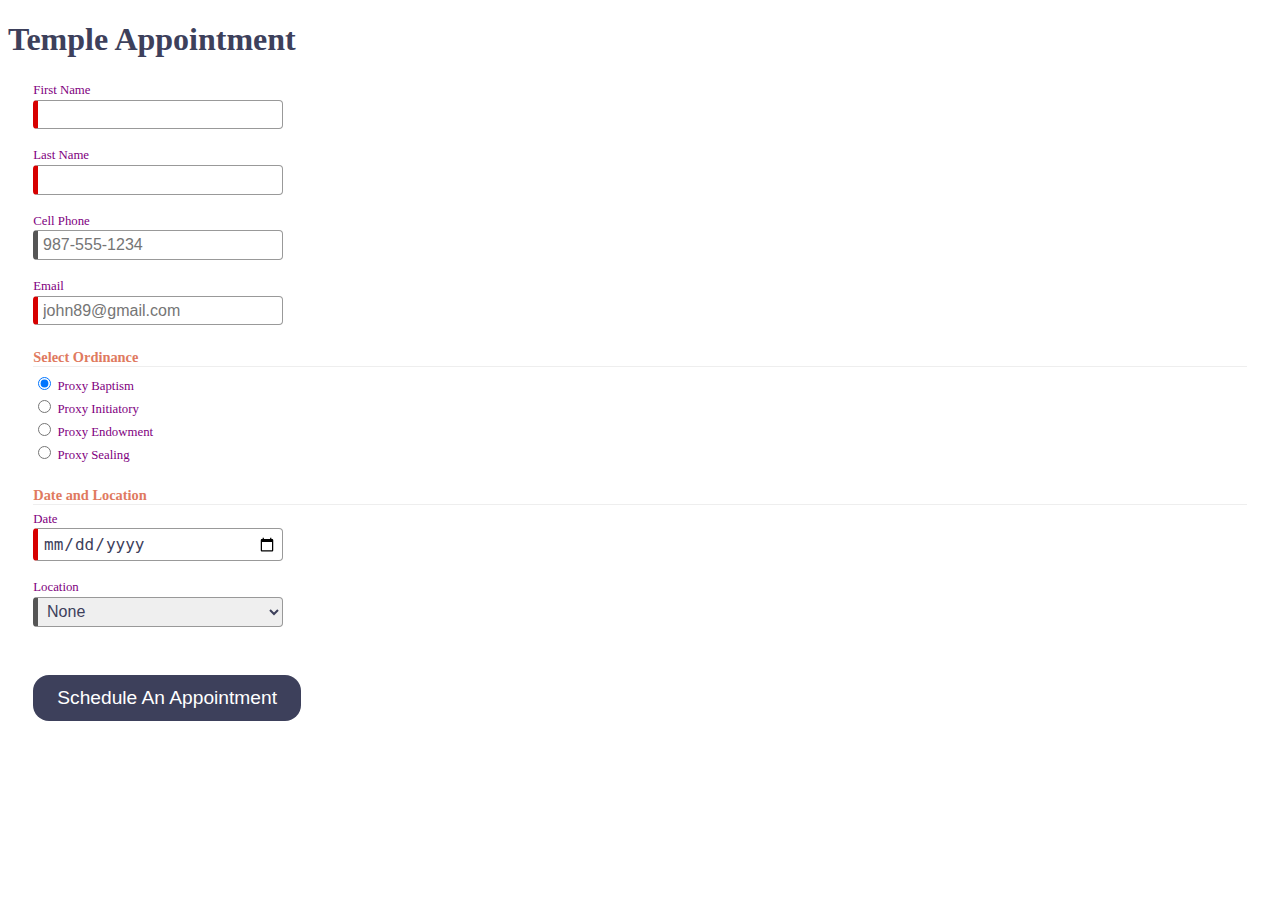
<file: form/index.html>
<!DOCTYPE html>
<html lang="en">

<head>
  <meta charset="UTF-8">
  <meta name="viewport" content="width=device-width, initial-scale=1.0">
  <meta name="description" content="Web Lab Start File">
  <meta name="author" content="Paul Cheney">

  <link rel="stylesheet" href="styles/small.css">
  <link rel="stylesheet" href="styles/large.css">

  <title>Web Lab Start File</title>
</head>

<body>

  <main>
    <h1>Temple Appointment</h1>

    <form method="GET" action="thanks.html" class="designOne">
      <label>First Name <input type="text" name="first" required autocomplete="given-name" title="Your First Name"></label>
        <label>Last Name <input type="text" name="last" required autocomplete="family-name" title="Your Last Name"></label>
        <label>Cell Phone <input type="tel" name="phone"  autocomplete="tel" title="A Phone Number with dashes" placeholder="987-555-1234" ></label>
        <label>Email <input type="email" name="email" required placeholder="john89@gmail.com"  title="Your Email" autocomplete="email"></label>
  

        <h3>Select Ordinance</h3>
        <label><input type="radio" name="ordinance" value="Baptism" checked> Proxy Baptism</label>
        <label><input type="radio" name="ordinance" value="Initiatory"> Proxy Initiatory</label>
        <label><input type="radio" name="ordinance" value="Endowment"> Proxy Endowment</label>
        <label><input type="radio" name="ordinance" value="Sealing"> Proxy Sealing</label>

        
        <h3>Date and Location</h3>
        <label>Date <input type="date" name="date" required></label>

        <label>Location
          <select name="location" required>
            <option value="">None</option>
            <option value="Payson">Payson</option>
            <option value="Orem">Orem</option>
            <option value="Provo City Center">Provo City Center</option>
        </label>

        <input type="submit" value="Schedule An Appointment">
    </form>

    
  </main>

</body>
</html>
</file>
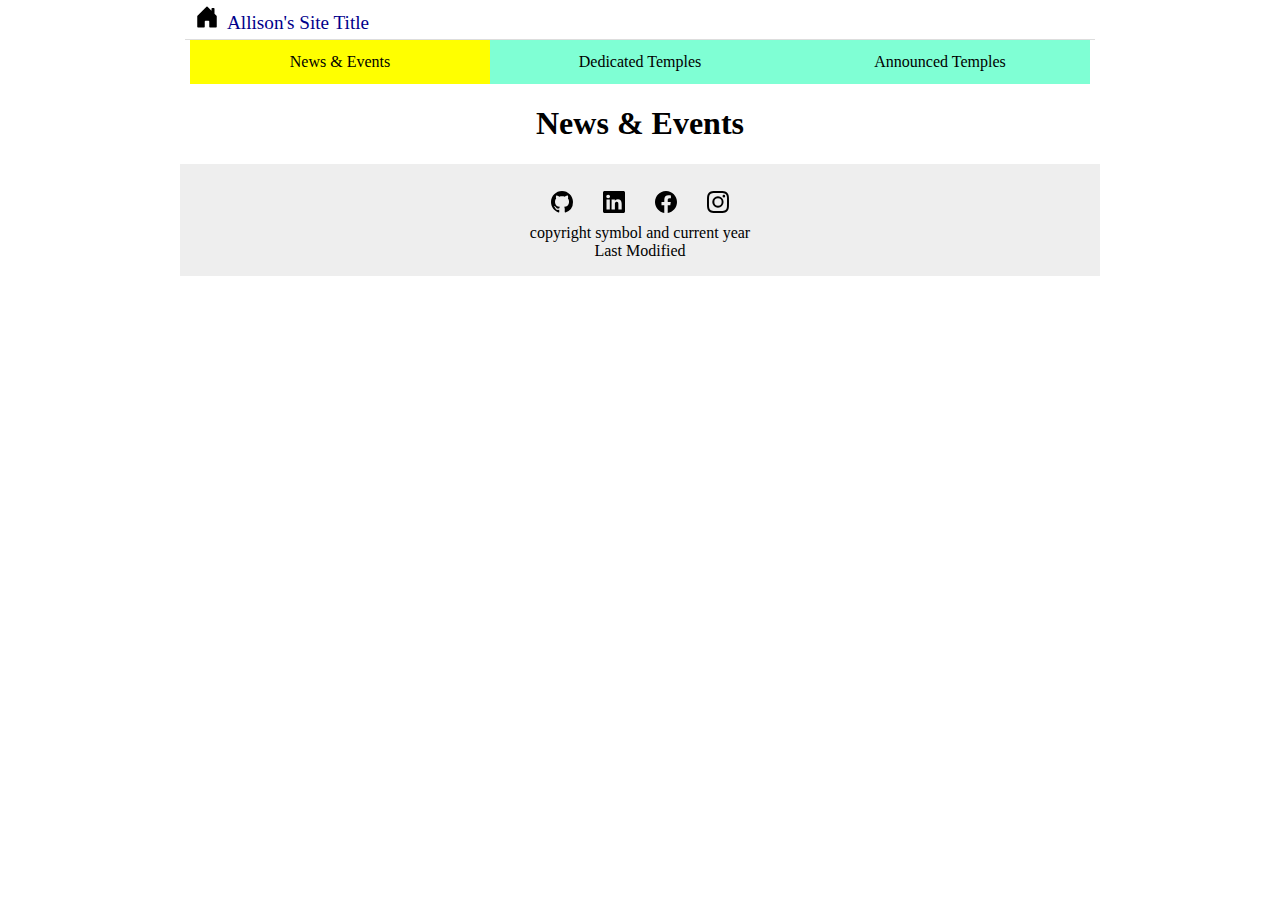
<file: learning/index.html>
<!DOCTYPE html>
<html lang="en">
<head>
    <meta charset="UTF-8">
    <meta name="viewport" content="width=device-width, initial-scale=1.0">
    <title>Test</title>
    <link rel="stylesheet" href="styles/normalize.css">
    <link rel="stylesheet" href="styles/base.css">
    <link rel="stylesheet" href="styles/larger.css">
    <script src="scripts/navigation.js" defer></script>
</head>
<body>
    <header>
        <img src="images/house-door-fill.svg" alt="Site Logo" width="1" height="1">
        <span>Allison's Site Title</span>
        <button id="ham-btn" class="hamburger"></button>
    </header>
    <nav id="nav-bar" class="navigation">
        <ul>
            <li class="current"><a href="#">News & Events</a></li>
            <li><a href="#">Dedicated Temples</a></li>
            <li><a href="#">Announced Temples</a></li>
        </ul>
    </nav>
    <main>
        <h1>News & Events</h1>
    </main>
    <footer>
        <div class="social">
            <a href="https://github.com/allisonAG"><img src="images/github.svg" alt="Github" width="16" height="16"></a>
            <a href="https://www.linkedin.com/in/allison-desire-aguirre/"><img src="images/linkedin.svg" alt="LinkedIn" width="16" height="16"></a>
            <a href="https://www.facebook.com/Alli.dsr?locale=es_LA"><img src="images/facebook.svg" alt="Facebook" width="16" height="16"></a>
            <a href="#"><img src="images/instagram.svg" alt="Instagram" width="16" height="16"></a>
        </div>
        <p>copyright symbol and current year</p>
        <p>Last Modified</p>
    </footer>
</body>
</html>
</file>
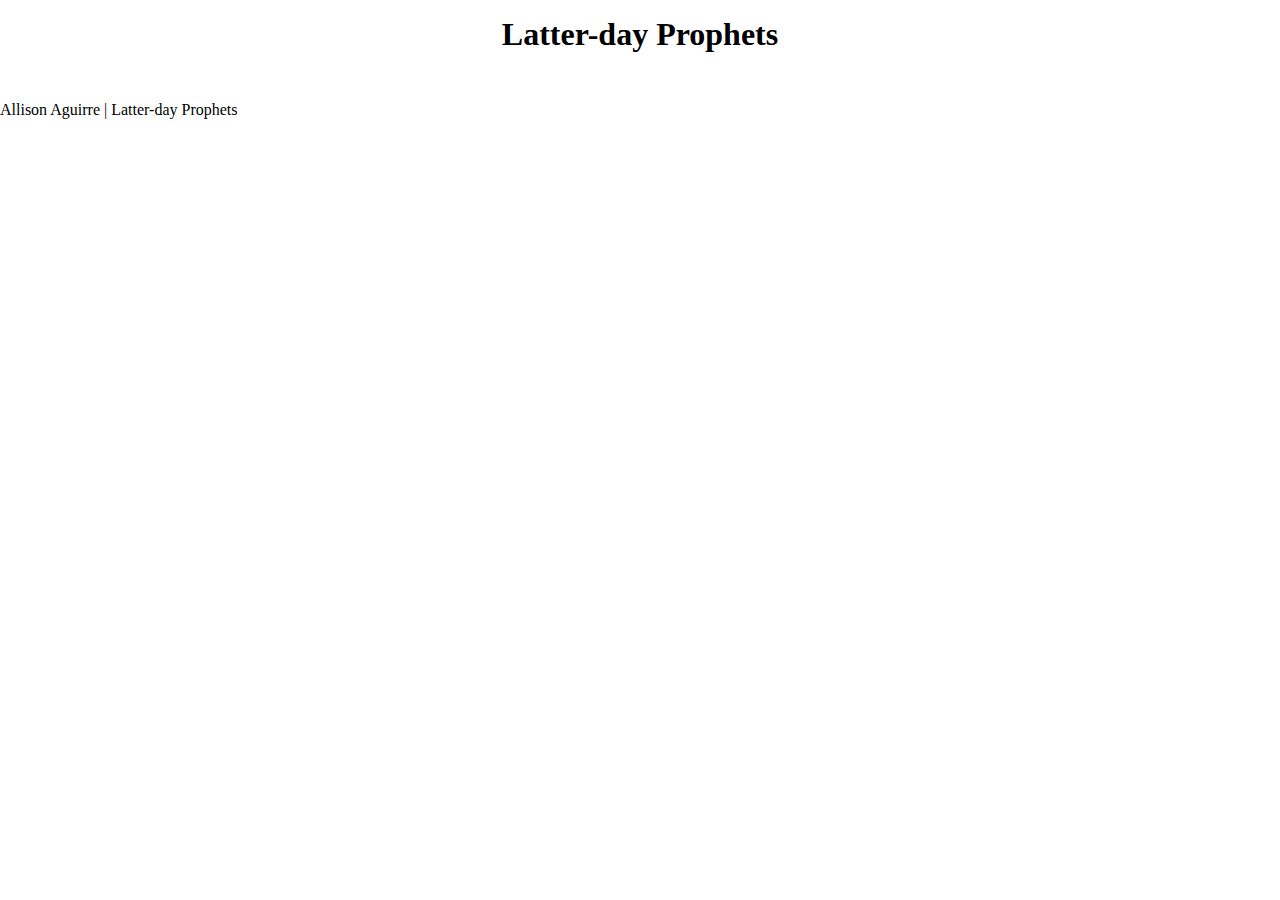
<file: prophets.html>
<!DOCTYPE html>
<html lang="en">
<head>
    <meta charset="UTF-8">
    <meta name="viewport" content="width=device-width, initial-scale=1.0">
    <title>Latter-day Prophets</title>
    <link rel="stylesheet" href="styles/prophets.css">
    <script src="scripts/prophets.js" defer></script>
</head>
<body>
    <header>
        <h1>Latter-day Prophets</h1>
    </header>
    <main>
        <div id="cards"></div>
    </main>
    <footer>
        Allison Aguirre | Latter-day Prophets
    </footer>
</body>
</html>
</file>
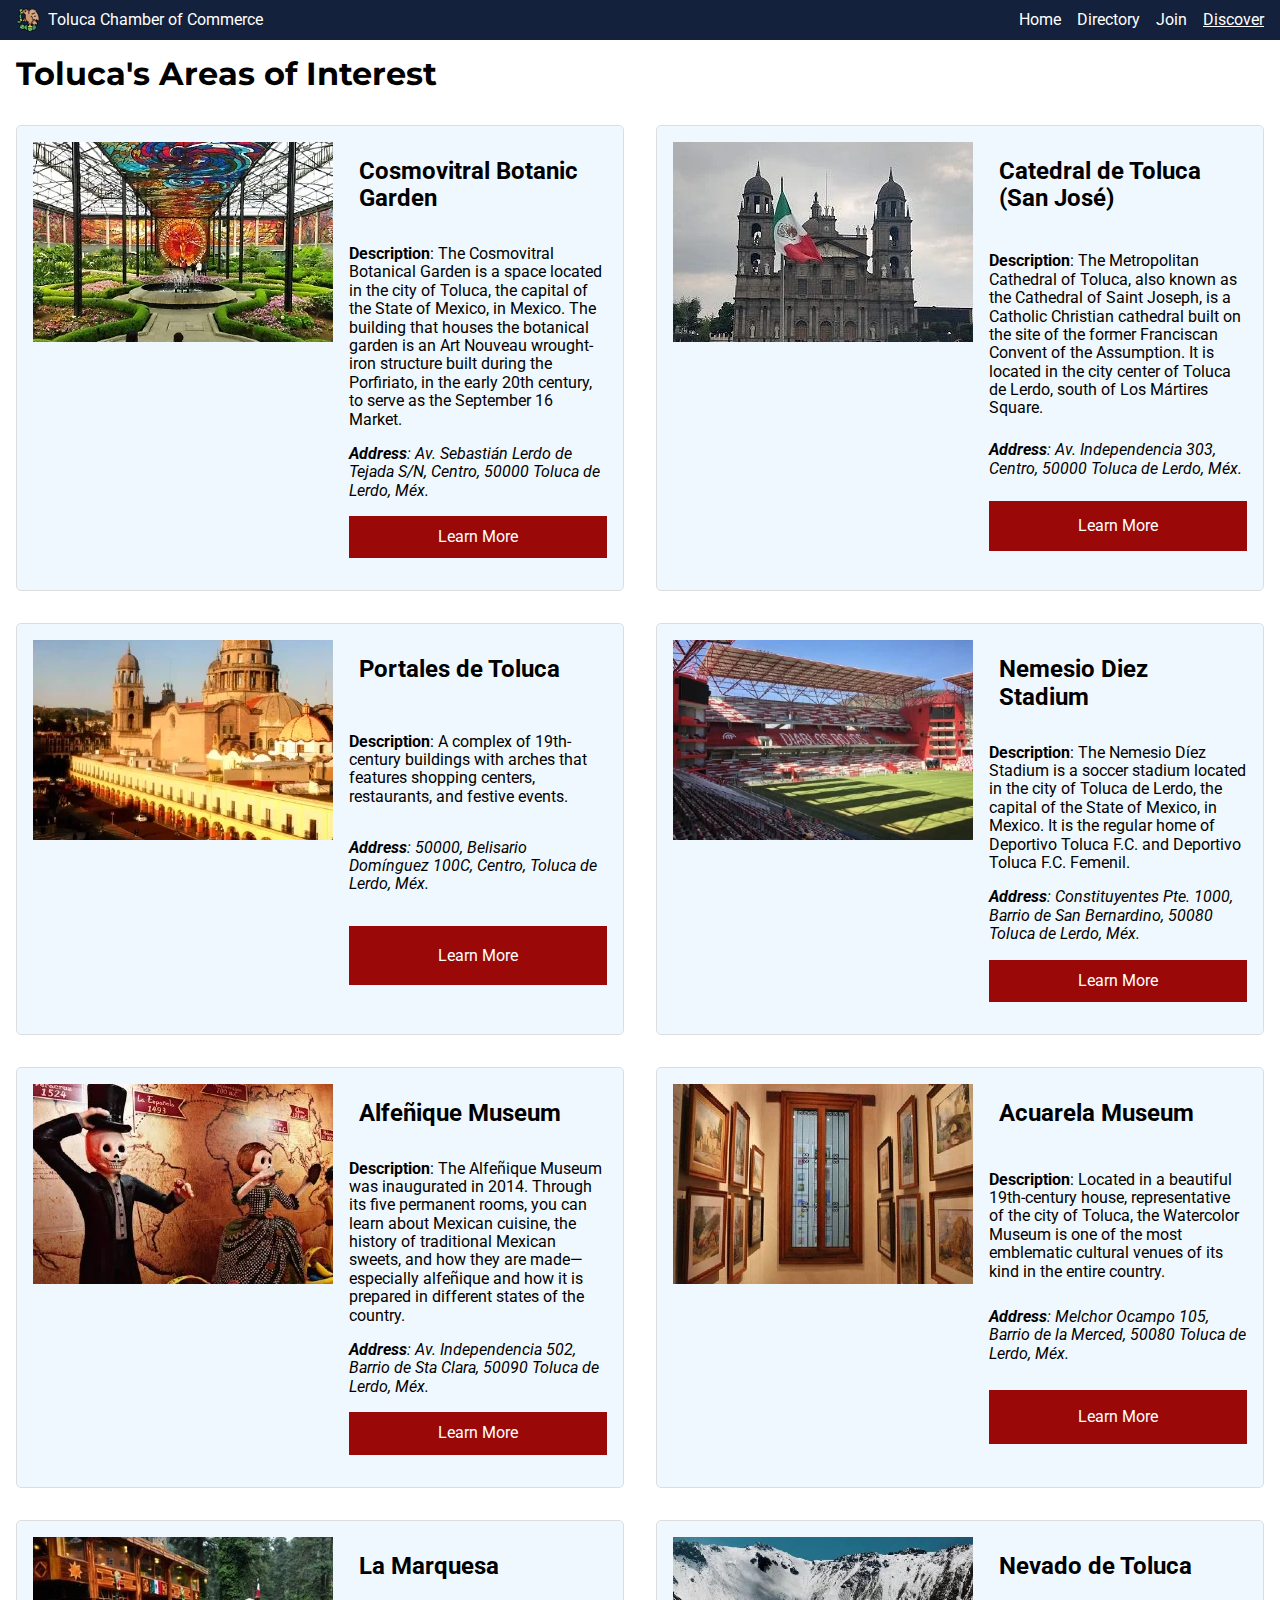
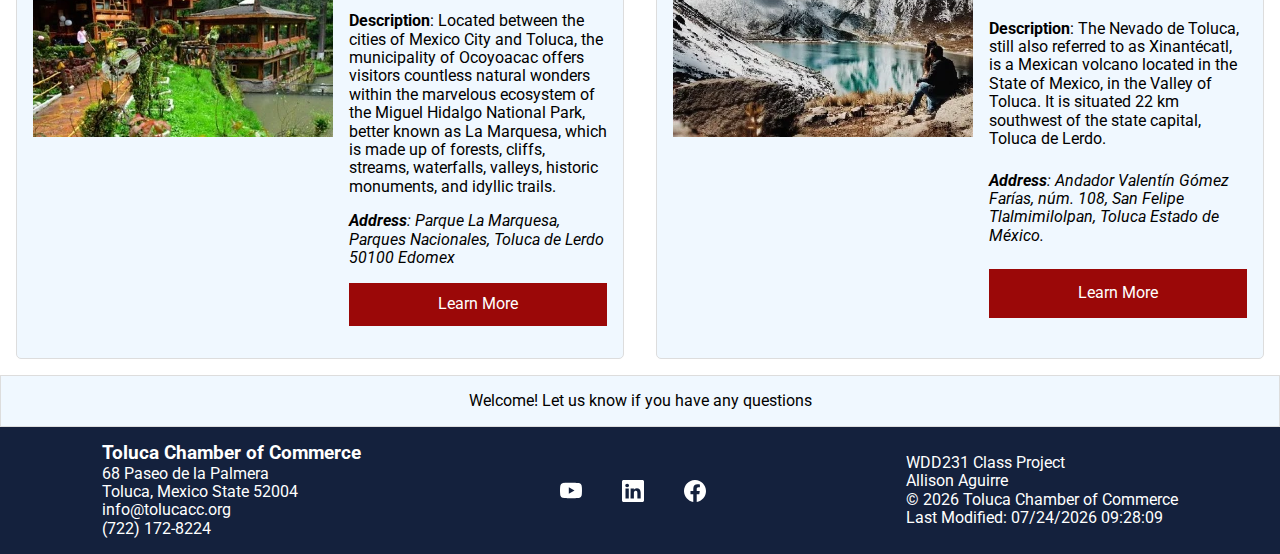
<file: chamber/discover.html>
<!DOCTYPE html>
<html lang="en">

<head>
    <meta charset="UTF-8">
    <meta name="viewport" content="width=device-width, initial-scale=1.0">
    <meta name="author" content="Allison Aguirre">
    <meta name="description" content="Toluca Chamber of Commerce Business Home Page.">
    <meta property="og:title" content="Home Page - WDD 231 Project: Toluca Chamber of Commerce.">
    <meta property="og:description" content="This website serves as a resource hub for businesses in the city of Toluca. The site provides information on
        local events, host networking opportunities, create business directories, and encourage local shopping.">
    <meta property="og:image" content="https://www.gob.mx/cms/uploads/image/file/533018/IMG_0926-001.jpg">
    <meta property="og:url" content="https://allisonag.github.io/wdd231/chamber/directory.html">
    <link rel="stylesheet" href="styles/normalize.css">
    <link rel="stylesheet" href="styles/home.css">
    <link rel="stylesheet" href="styles/home-larger.css">
    <link rel="preconnect" href="https://fonts.googleapis.com">
    <link rel="preconnect" href="https://fonts.gstatic.com" crossorigin>
    <link
        href="https://fonts.googleapis.com/css2?family=Montserrat:ital,wght@0,100..900;1,100..900&family=Roboto:ital,wght@0,100..900;1,100..900&display=swap"
        rel="stylesheet">
    <link rel="icon" href="images/favicon.ico">
    <link rel="stylesheet" href="styles/discover.css">
    <link rel="stylesheet" href="styles/discover-medium.css">
    <link rel="stylesheet" href="styles/discover-larger.css">
    <script type="module" src="scripts/discover.js"></script>
    <script src="../scripts/date.js" defer></script>
    <script src="../scripts/navigation.js" defer></script>
    <title>Discover</title>
</head>

<body>
    <header>
        <div class="branding">
            <img src="images/logo.png" alt="Site Logo" width="1" height="1">
            <span>Toluca Chamber of Commerce</span>
        </div>
        <button id="ham-btn" class="hamburger" aria-label="Toggle navigation menu"></button>
    
        <nav id="nav-bar" class="navigation">
            <ul>
                <li><a href="index.html">Home</a></li>
                <li><a href="#">Directory</a></li>
                <li><a href="join.html">Join</a></li>
                <li class="current"><a href="discover.html">Discover</a></li>
            </ul>
        </nav>
    </header>

    <main>
        <h1>Toluca's Areas of Interest</h1>
        <div id="areasCards"></div>
        <div id="visitor-message"></div>
    </main>
    <footer>
        <div>
            <h3>Toluca Chamber of Commerce</h3>
            <p>68 Paseo de la Palmera</p>
            <p>Toluca, Mexico State 52004</p>
            <p>info@tolucacc.org</p>
            <p>(722) 172-8224</p>
        </div>

        <div class="social">
            <a href="https://github.com/allisonAG"><img src="images/youtube.svg" alt="Youtube Profile"></a>
            <a href="https://www.linkedin.com/in/allison-desire-aguirre"><img src="images/linkedin.svg"
                    alt="LinkedIn Profile"></a>
            <a href="https://www.facebook.com/Alli.dsr?locale=es_LA"><img src="images/facebook.svg" alt="X Profile"></a>
        </div>

        <div>
            <p>WDD231 Class Project</p>
            <p>Allison Aguirre</p>
            <p>&copy; <span id="currentyear"></span> Toluca Chamber of Commerce</p>
            <p id="lastModified"></p>
        </div>

    </footer>
</body>

</html>
</file>
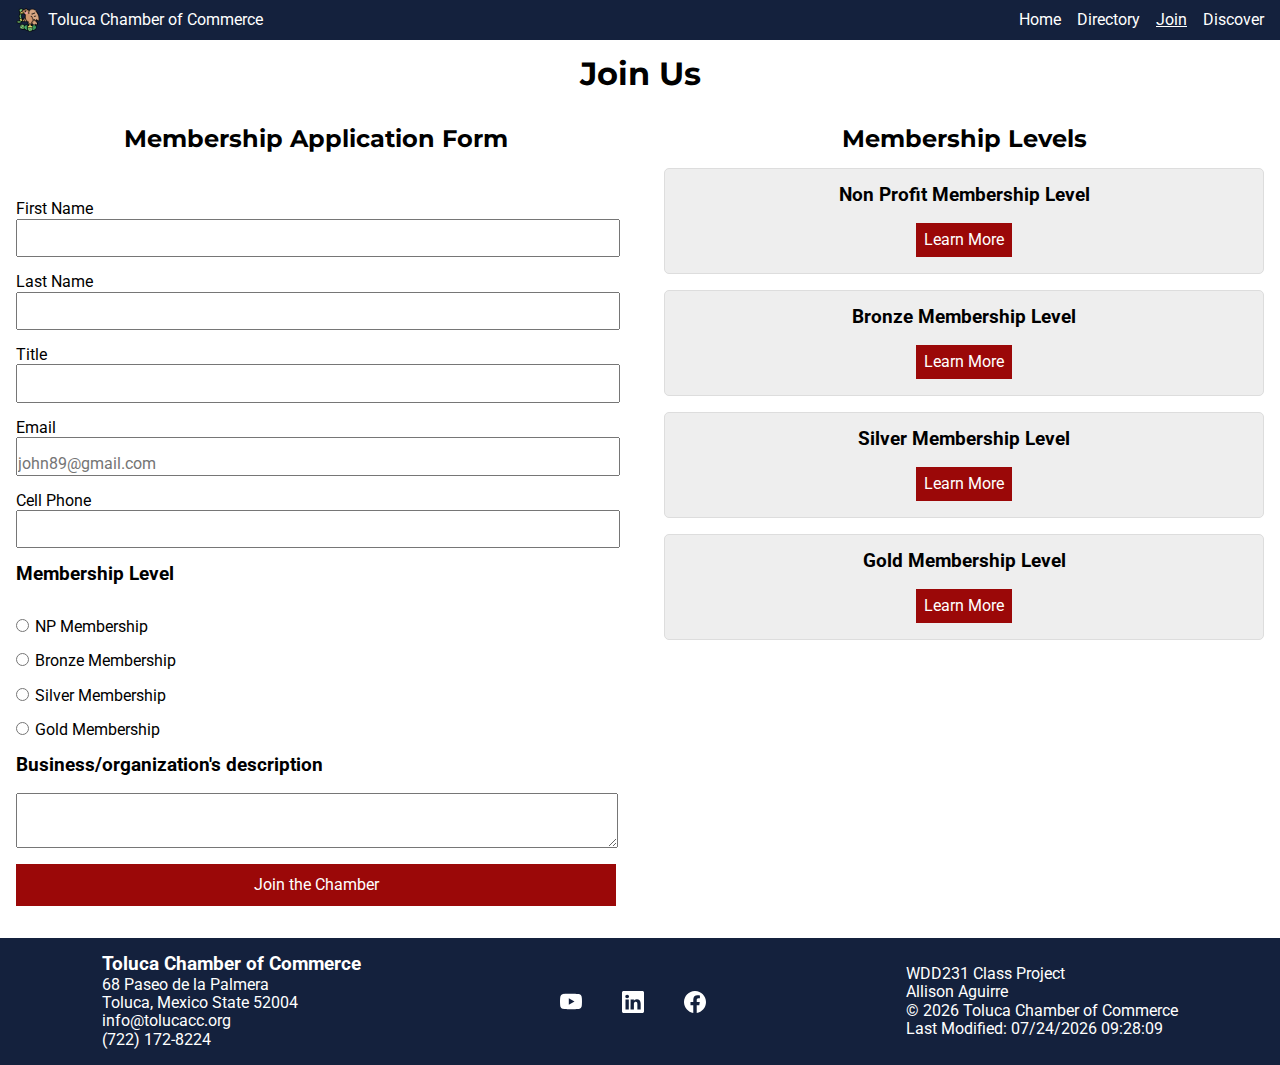
<file: chamber/join.html>
<!DOCTYPE html>
<html lang="en">

<head>
    <meta charset="UTF-8">
    <meta name="viewport" content="width=device-width, initial-scale=1.0">
    <meta name="author" content="Allison Aguirre">
    <meta name="description" content="Toluca Chamber of Commerce Business Directory Page.">
    <meta property="og:title" content="Home Page - WDD 231 Project: Toluca Chamber of Commerce.">
    <meta property="og:description" content="This website serves as a resource hub for businesses in the city of Toluca. The site provides information on
        local events, host networking opportunities, create business directories, and encourage local shopping.">
    <meta property="og:image" content="https://www.gob.mx/cms/uploads/image/file/533018/IMG_0926-001.jpg">
    <meta property="og:url" content="https://allisonag.github.io/wdd231/chamber/directory.html">
    <link rel="stylesheet" href="styles/normalize.css">
    <link rel="stylesheet" href="styles/join.css">
    <link rel="stylesheet" href="styles/join-larger.css">
    <link rel="preconnect" href="https://fonts.googleapis.com">
    <link rel="preconnect" href="https://fonts.gstatic.com" crossorigin>
    <link
        href="https://fonts.googleapis.com/css2?family=Montserrat:ital,wght@0,100..900;1,100..900&family=Roboto:ital,wght@0,100..900;1,100..900&display=swap"
        rel="stylesheet">
    <link rel="icon" href="images/favicon.ico">
    <script src="scripts/join.js" defer></script>
    <script src="../scripts/date.js" defer></script>
    <script src="../scripts/navigation.js" defer></script>
    <title>Toluca Chamber of Commerce Join</title>
</head>

<body>
    <header>
        <div class="branding">
            <img src="images/logo.png" alt="Site Logo" width="1" height="1">
            <span>Toluca Chamber of Commerce</span>
        </div>
        <button id="ham-btn" class="hamburger" aria-label="Toggle navigation menu"></button>

        <nav id="nav-bar" class="navigation">
            <ul>
                <li><a href="index.html">Home</a></li>
                <li><a href="directory.html">Directory</a></li>
                <li class="current"><a href="#">Join</a></li>
                <li><a href="#">Discover</a></li>
            </ul>
        </nav>
    </header>

    <main>
        <h1>Join Us</h1>
        <div class="mb-container">
        <div>
            <h2>Membership Application Form</h2>
            <form method="GET" action="thanks.html" class="app-form">
                <label>First Name <input type="text" name="first" required autocomplete="given-name"
                        title="Your First Name"></label>
                <label>Last Name <input type="text" name="last" required autocomplete="family-name" title="Your Last Name"></label>
                <label>Title <input type="text" name="title" autocomplete="organization" pattern="[A-Za-z\s-]{7,}"
                        title="Your Organizational Title"></label>
                <label>Email <input type="email" name="email" required placeholder="john89@gmail.com" title="Your Email"
                        autocomplete="email"></label>
                <label>Cell Phone <input type="tel" name="phone" autocomplete="tel" title="A Phone Number with dashes">
                </label>
            
                <h3>Membership Level</h3>
                <label><input type="radio" value="np" name="level" required>NP Membership</label>
                <label><input type="radio" value="bronze" name="level" required>Bronze Membership</label>
                <label><input type="radio" value="silver" name="level" required>Silver Membership</label>
                <label><input type="radio" value="gold" name="level" required>Gold Membership</label>
            
                <h3>Business/organization's description</h3>
                <textarea name="description" title="Describe your business or organization here"></textarea>
            
                <input type="hidden" name="timestamp" id="timestamp">
            
                <button type="submit">Join the Chamber</button>
            </form>
        </div>
        <div>
            <h2>Membership Levels</h2>
            <section class="card-container">
                <div>
                    <h3>Non Profit Membership Level</h3>
                    <button data-modal="modal1">Learn More</button>
                </div>
                <div>
                    <h3>Bronze Membership Level</h3>
                    <button data-modal="modal2">Learn More</button>
                </div>
                <div>
                    <h3>Silver Membership Level</h3>
                    <button data-modal="modal3">Learn More</button>
                </div>
                <div>
                    <h3>Gold Membership Level</h3>
                    <button data-modal="modal4">Learn More</button>
                </div>
            </section>
            </div>
        </div>    
            
        <dialog id="modal1">
            <button class="close">❌</button>
            <h3>Non Profit Membership Level</h3>
            <ul>
                <li>Basic access to online resources for non-profit organizations</li>
                <li>Free listing in the member directory</li>
                <li>Invitations to community events</li>
                <li>Monthly newsletters and updates</li>
            </ul>
        </dialog>

        <dialog id="modal2">
            <button class="close">❌</button>
            <h3>Bronze Membership Level</h3>
                <ul>
                    <li>All NP Membership benefits</li>
                    <li>Discounts on workshops and training sessions</li>
                    <li>Early access to selected events</li>
                    <li>Email support for general inquiries</li>
                </ul>
        </dialog>

        <dialog id="modal3">
            <button class="close">❌</button>
            <h3>Silver Membership Level</h3>
                <ul>
                    <li>All Bronze Membership benefits</li>
                    <li>Full access to exclusive webinars</li>
                    <li>Featured listing in the member directory</li>
                    <li>Premium downloadable materials (templates, guides)</li>
                    <li>Priority registration for limited-capacity events</li>
                </ul>
        </dialog>

        <dialog id="modal4">
            <button class="close">❌</button>
            <h3>Gold Membership Level</h3>
                <ul>
                    <li>All Silver Membership benefits</li>
                    <li>VIP access to conferences and in-person events</li>
                    <li>Personalized consulting (X hours per month)</li>
                    <li>Public recognition as a Gold Member</li>
                    <li>Opportunities to collaborate on special projects and program decisions</li>
                </ul>
        </dialog>

    </main>
    <footer>
        <div>
            <h3>Toluca Chamber of Commerce</h3>
            <p>68 Paseo de la Palmera</p>
            <p>Toluca, Mexico State 52004</p>
            <p>info@tolucacc.org</p>
            <p>(722) 172-8224</p>
        </div>
        
        <div class="social">
            <a href="https://github.com/allisonAG"><img src="images/youtube.svg" alt="Youtube Profile"></a>
            <a href="https://www.linkedin.com/in/allison-desire-aguirre"><img src="images/linkedin.svg"
                    alt="LinkedIn Profile"></a>
            <a href="https://www.facebook.com/Alli.dsr?locale=es_LA"><img src="images/facebook.svg" alt="X Profile"></a>
        </div>
        
        <div>
            <p>WDD231 Class Project</p>
            <p>Allison Aguirre</p>
            <p>&copy; <span id="currentyear"></span> Toluca Chamber of Commerce</p>
            <p id="lastModified"></p>
        </div>
    </footer>
</body>

</html>
</file>
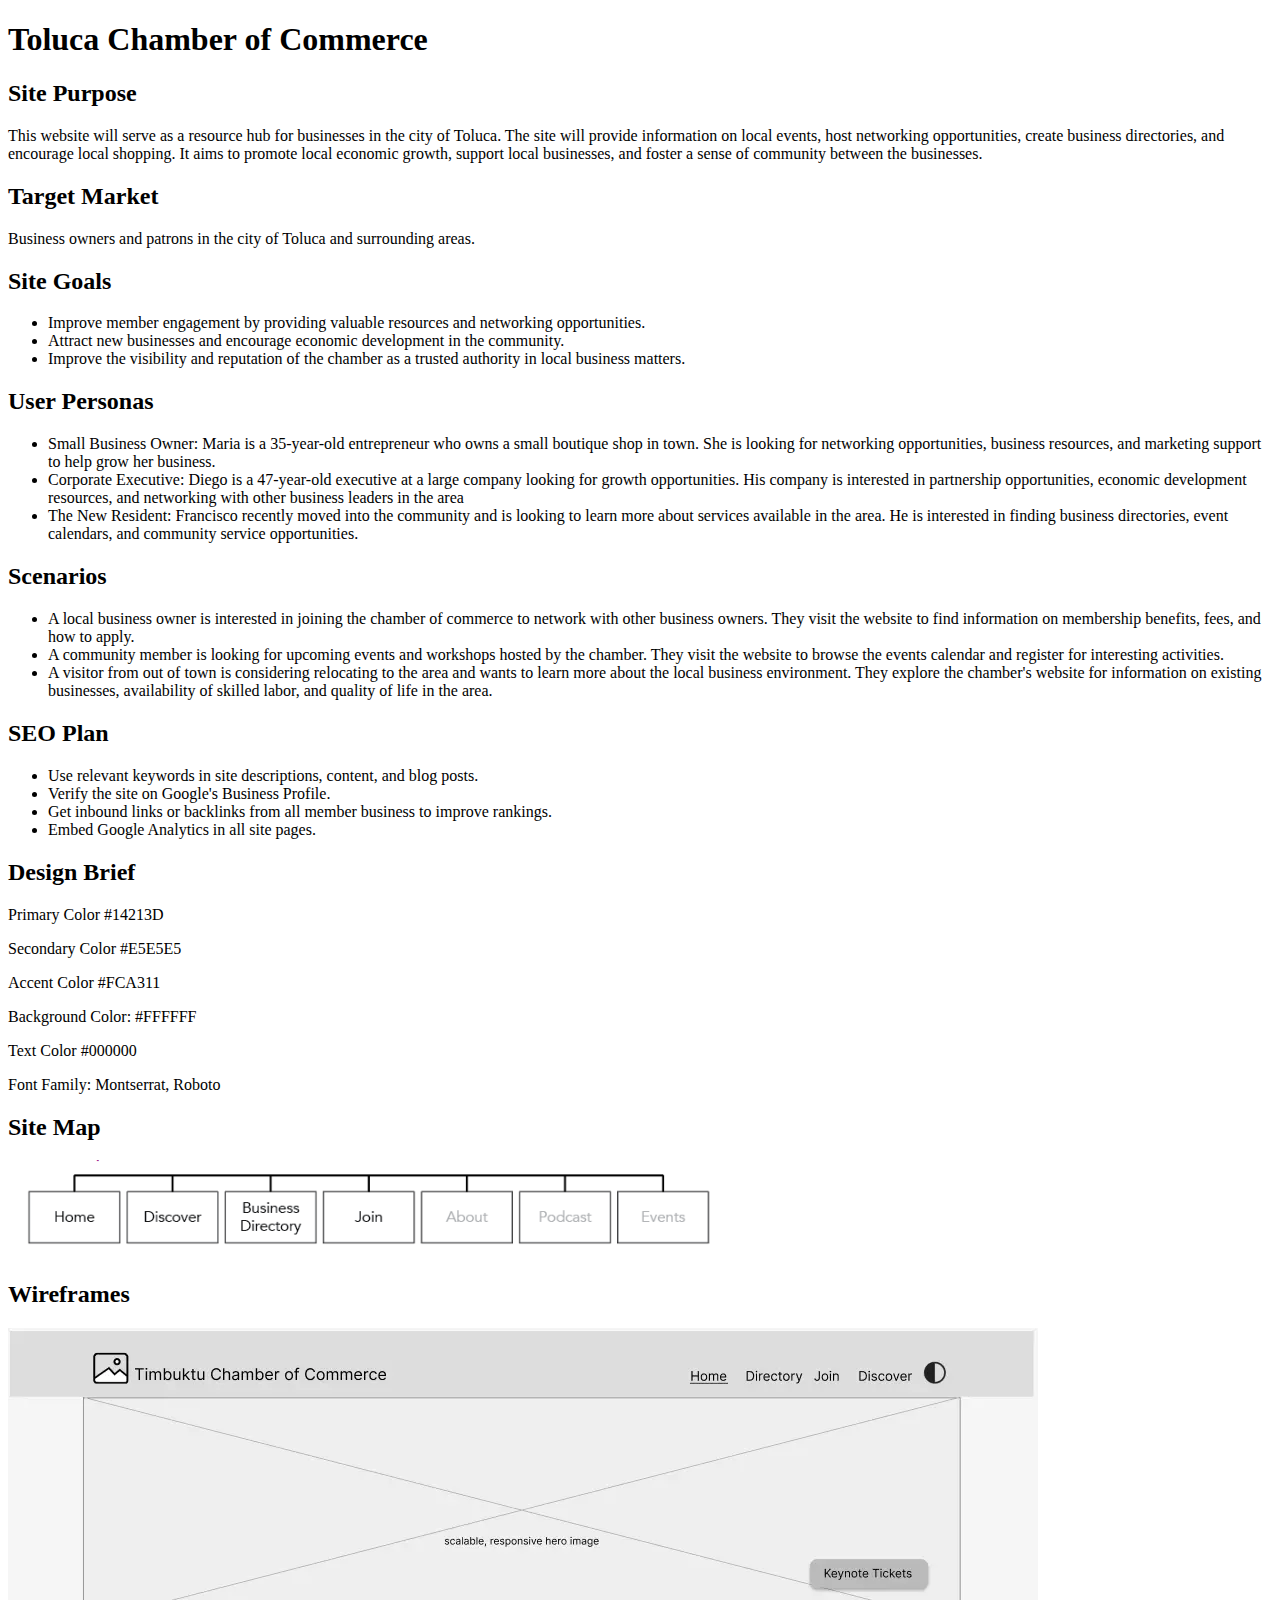
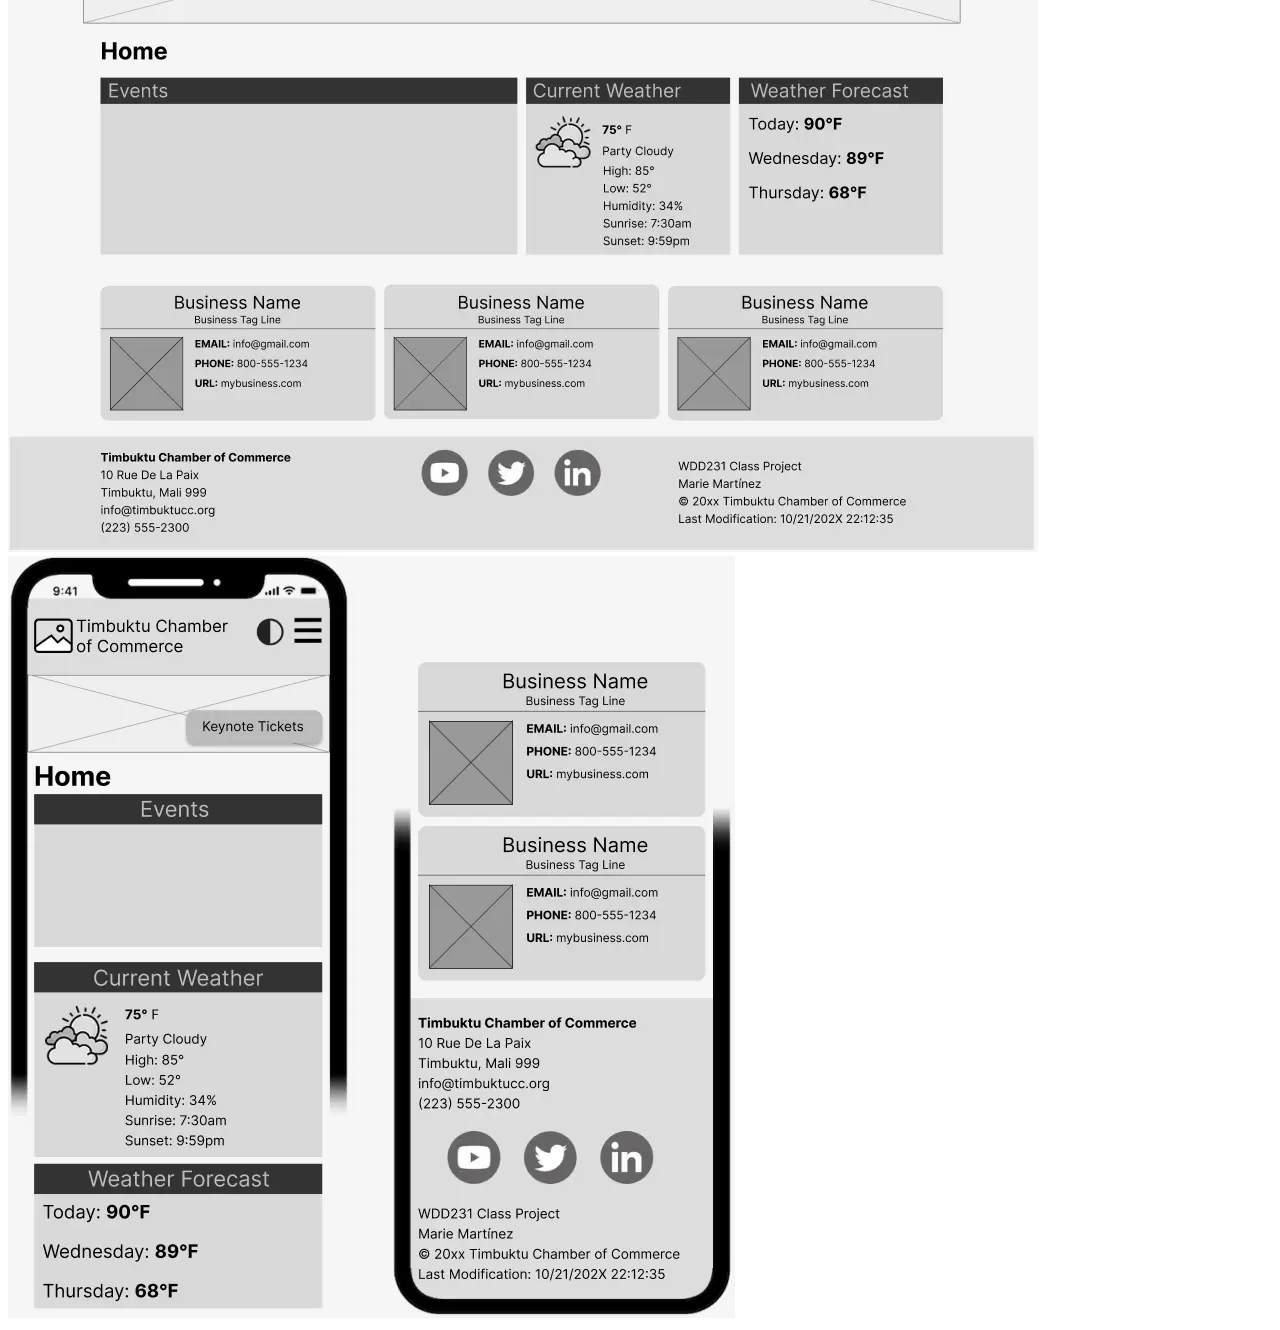
<file: chamber/siteplan.html>
<!DOCTYPE html>
<html lang="en">
<head>
    <meta charset="UTF-8">
    <meta name="viewport" content="width=device-width, initial-scale=1.0">
    <title>Site Plan</title>
</head>
<body>
    <main>
        <h1>Toluca Chamber of Commerce</h1>
        <h2>Site Purpose</h2>
        <p>This website will serve as a resource hub for businesses in the city of Toluca. The site will provide information on
        local events, host networking opportunities, create business directories, and encourage local shopping. It aims to
        promote local economic growth, support local businesses, and foster a sense of community between the businesses.</p>
        
        <h2>Target Market</h2>
        <p>Business owners and patrons in the city of Toluca and surrounding areas.</p>

        <h2>Site Goals</h2>
        <ul>
            <li>Improve member engagement by providing valuable resources and networking opportunities.</li>
            <li>Attract new businesses and encourage economic development in the community.</li>
            <li>Improve the visibility and reputation of the chamber as a trusted authority in local business matters.</li>
        </ul>

        <h2>User Personas</h2>
        <ul>
            <li>Small Business Owner: Maria is a 35-year-old entrepreneur who owns a small boutique shop in town. She is looking for
            networking opportunities, business resources, and marketing support to help grow her business.</li>
            <li>Corporate Executive: Diego is a 47-year-old executive at a large company looking for growth opportunities. His company
            is interested in partnership opportunities, economic development resources, and networking with other business leaders
            in the area</li>
            <li>The New Resident: Francisco recently moved into the community and is looking to learn more about services available in
            the area. He is interested in finding business directories, event calendars, and community service opportunities.</li>
        </ul>

        <h2>Scenarios</h2>
        <ul>
            <li>A local business owner is interested in joining the chamber of commerce to network with other business owners. They
            visit the website to find information on membership benefits, fees, and how to apply.</li>
            <li>A community member is looking for upcoming events and workshops hosted by the chamber. They visit the website to browse
            the events calendar and register for interesting activities.</li>
            <li>A visitor from out of town is considering relocating to the area and wants to learn more about the local business
            environment. They explore the chamber's website for information on existing businesses, availability of skilled labor,
            and quality of life in the area.</li>
        </ul>

        <h2>SEO Plan</h2>
        <ul>
            <li>Use relevant keywords in site descriptions, content, and blog posts.</li>
            <li>Verify the site on Google's Business Profile.</li>
            <li>Get inbound links or backlinks from all member business to improve rankings.</li>
            <li>Embed Google Analytics in all site pages.</li>
        </ul>

        <h2>Design Brief</h2>
        <p>Primary Color #14213D</p>
        <p>Secondary Color #E5E5E5</p>
        <p>Accent Color #FCA311</p>
        <p>Background Color: #FFFFFF</p>
        <p>Text Color #000000</p>
        <p>Font Family: Montserrat, Roboto</p>

        <h2>Site Map</h2>
        <img src="images/chamber-site-map.png" alt="Site Map">

        <h2>Wireframes</h2>
        <img src="images/chamber-desktop-wireframe.webp" alt="Desktop wireframe">
        <img src="images/chamber-mobile-wireframe.webp" alt="Mobile wireframe">
    </main>
</body>
</html>
</file>
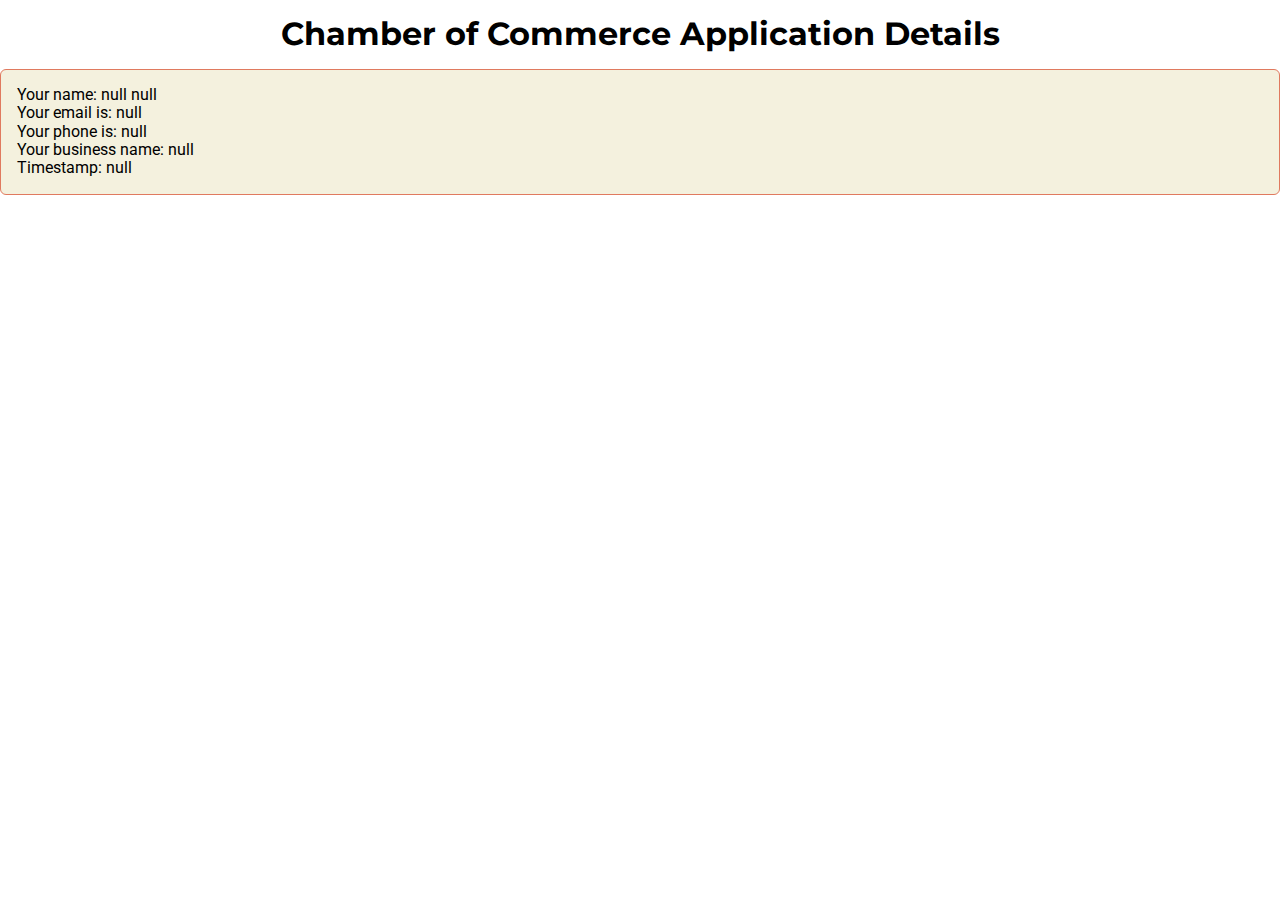
<file: chamber/thanks.html>
<!DOCTYPE html>
<html lang="en">

<head>
    <meta charset="UTF-8">
    <meta name="viewport" content="width=device-width, initial-scale=1.0">
    <meta name="author" content="Allison Aguirre">
    <meta name="description" content="Toluca Chamber of Commerce Business Thanks Page.">
    <meta property="og:title" content="Thanks Page - WDD 231 Project: Toluca Chamber of Commerce.">
    <meta property="og:description" content="This website serves as a resource hub for businesses in the city of Toluca. The site provides information on
        local events, host networking opportunities, create business directories, and encourage local shopping.">
    <meta property="og:image" content="https://www.gob.mx/cms/uploads/image/file/533018/IMG_0926-001.jpg">
    <meta property="og:url" content="https://allisonag.github.io/wdd231/chamber/directory.html">
    <link rel="stylesheet" href="styles/normalize.css">
    <link rel="stylesheet" href="styles/join.css">
    <link rel="stylesheet" href="styles/join-larger.css">
    <link rel="preconnect" href="https://fonts.googleapis.com">
    <link rel="preconnect" href="https://fonts.gstatic.com" crossorigin>
    <link
        href="https://fonts.googleapis.com/css2?family=Montserrat:ital,wght@0,100..900;1,100..900&family=Roboto:ital,wght@0,100..900;1,100..900&display=swap"
        rel="stylesheet">
    <link rel="icon" href="images/favicon.ico">
    
    <title>Toluca Chamber of Commerce Thanks</title>
</head>

<body>
    <main>
        <h1>Chamber of Commerce Application Details</h1>
        <div id="results"></div>
           
    </main>
    <script src="scripts/thanks.js"></script>
</body>

</html>
</file>
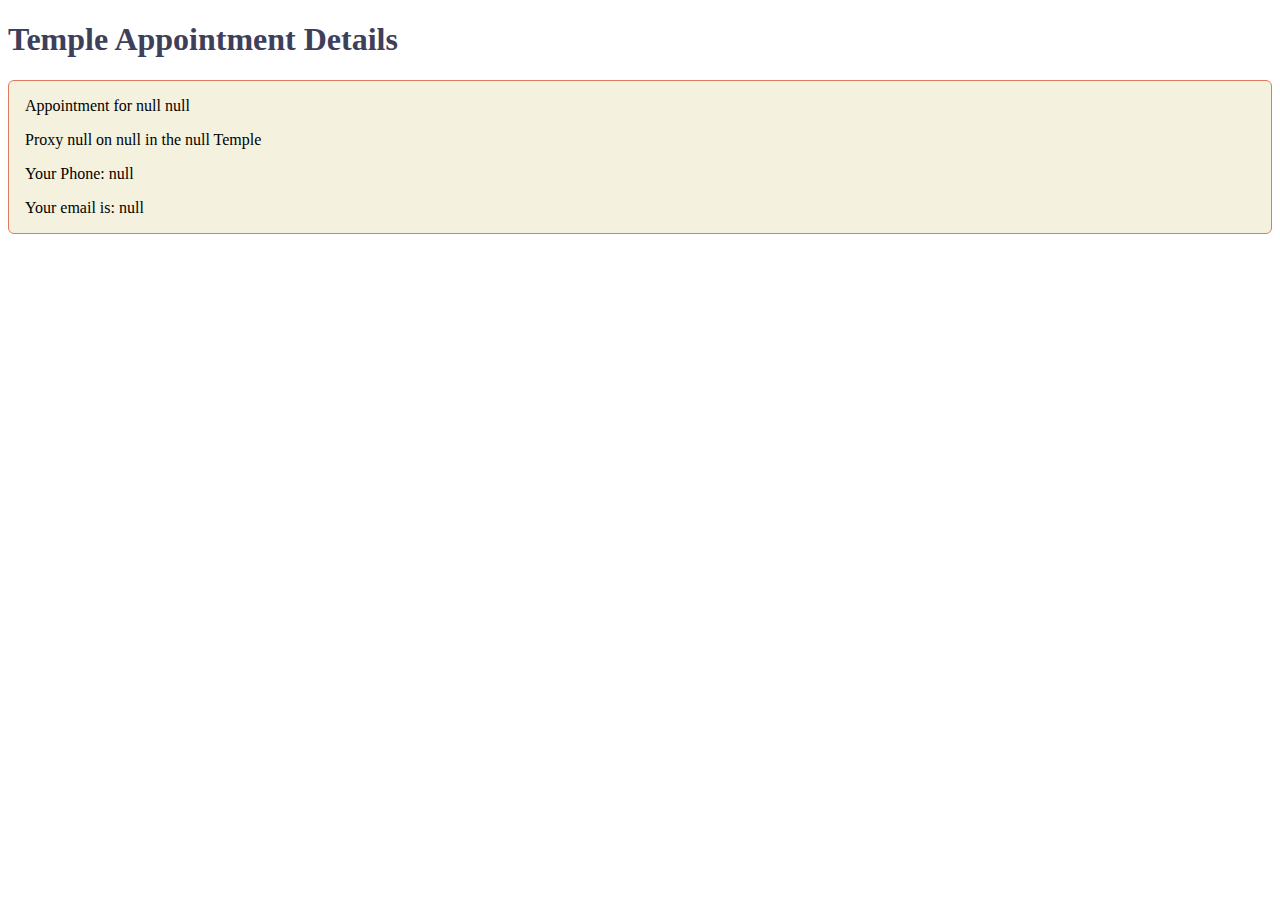
<file: form/thanks.html>
<!DOCTYPE html>
<html lang="en">

<head>
  <meta charset="UTF-8">
  <meta name="viewport" content="width=device-width, initial-scale=1.0">
  <meta name="description" content="Web Lab Start File">
  <meta name="author" content="Paul Cheney">

  <link rel="stylesheet" href="styles/small.css">
  <link rel="stylesheet" href="styles/large.css">

  <title>Web Lab Start File</title>
</head>

<body>

  <main>
    <h1>Temple Appointment Details</h1>

    <div id="results"></div>

  </main>



  <script src="js/scripts.js"></script>
</body>
</html>
</file>
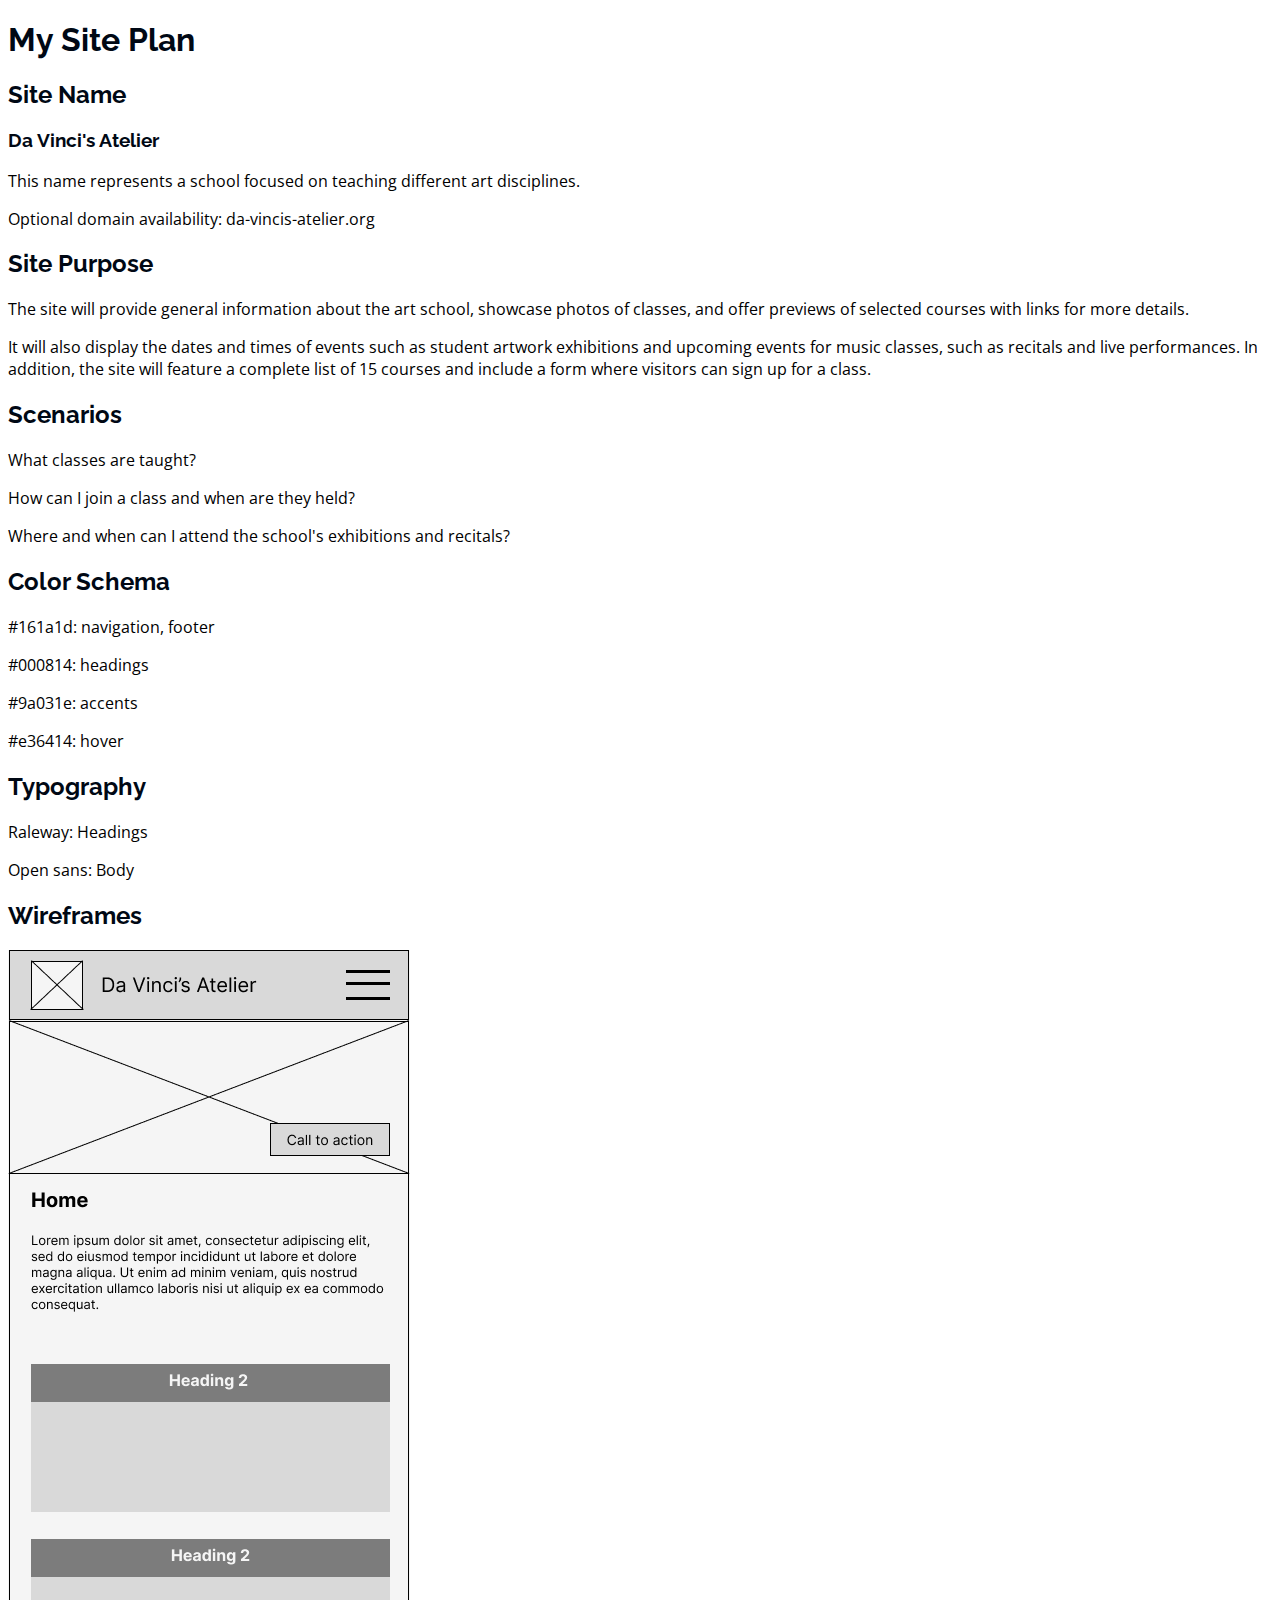
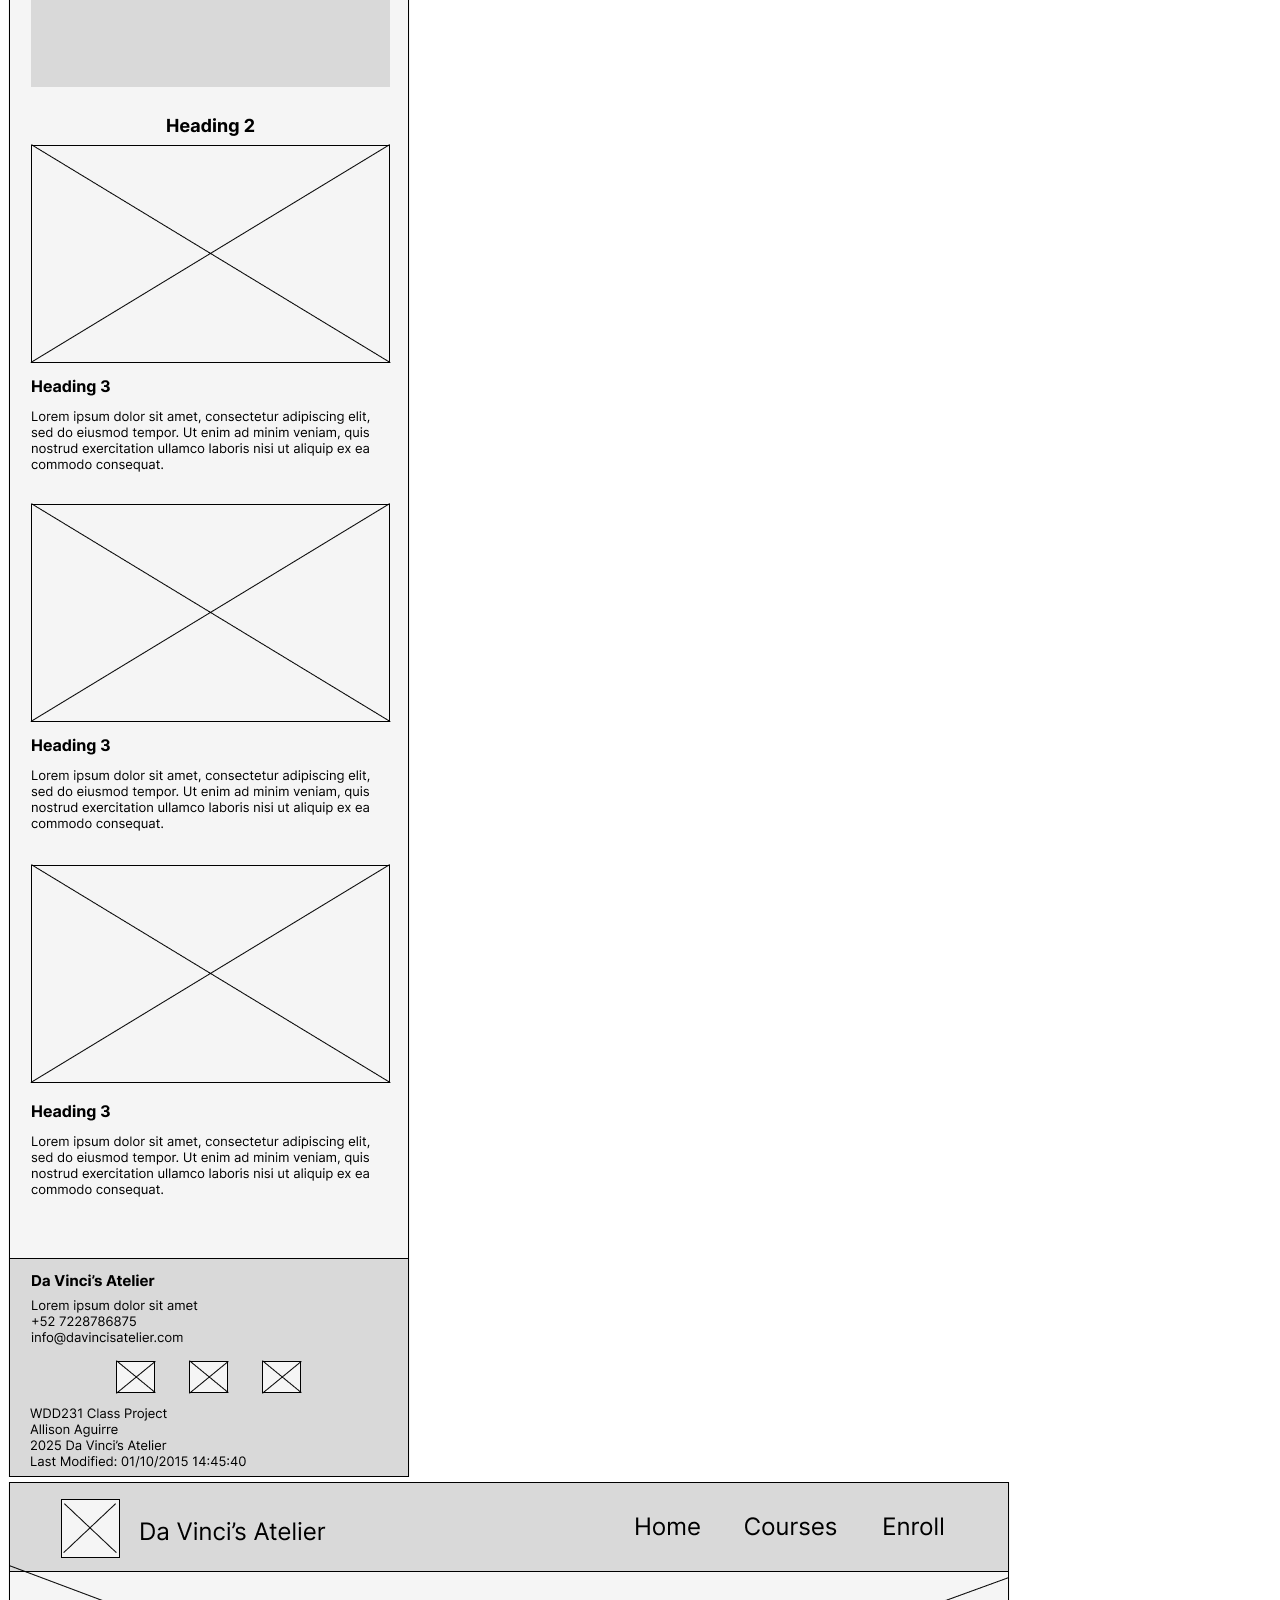
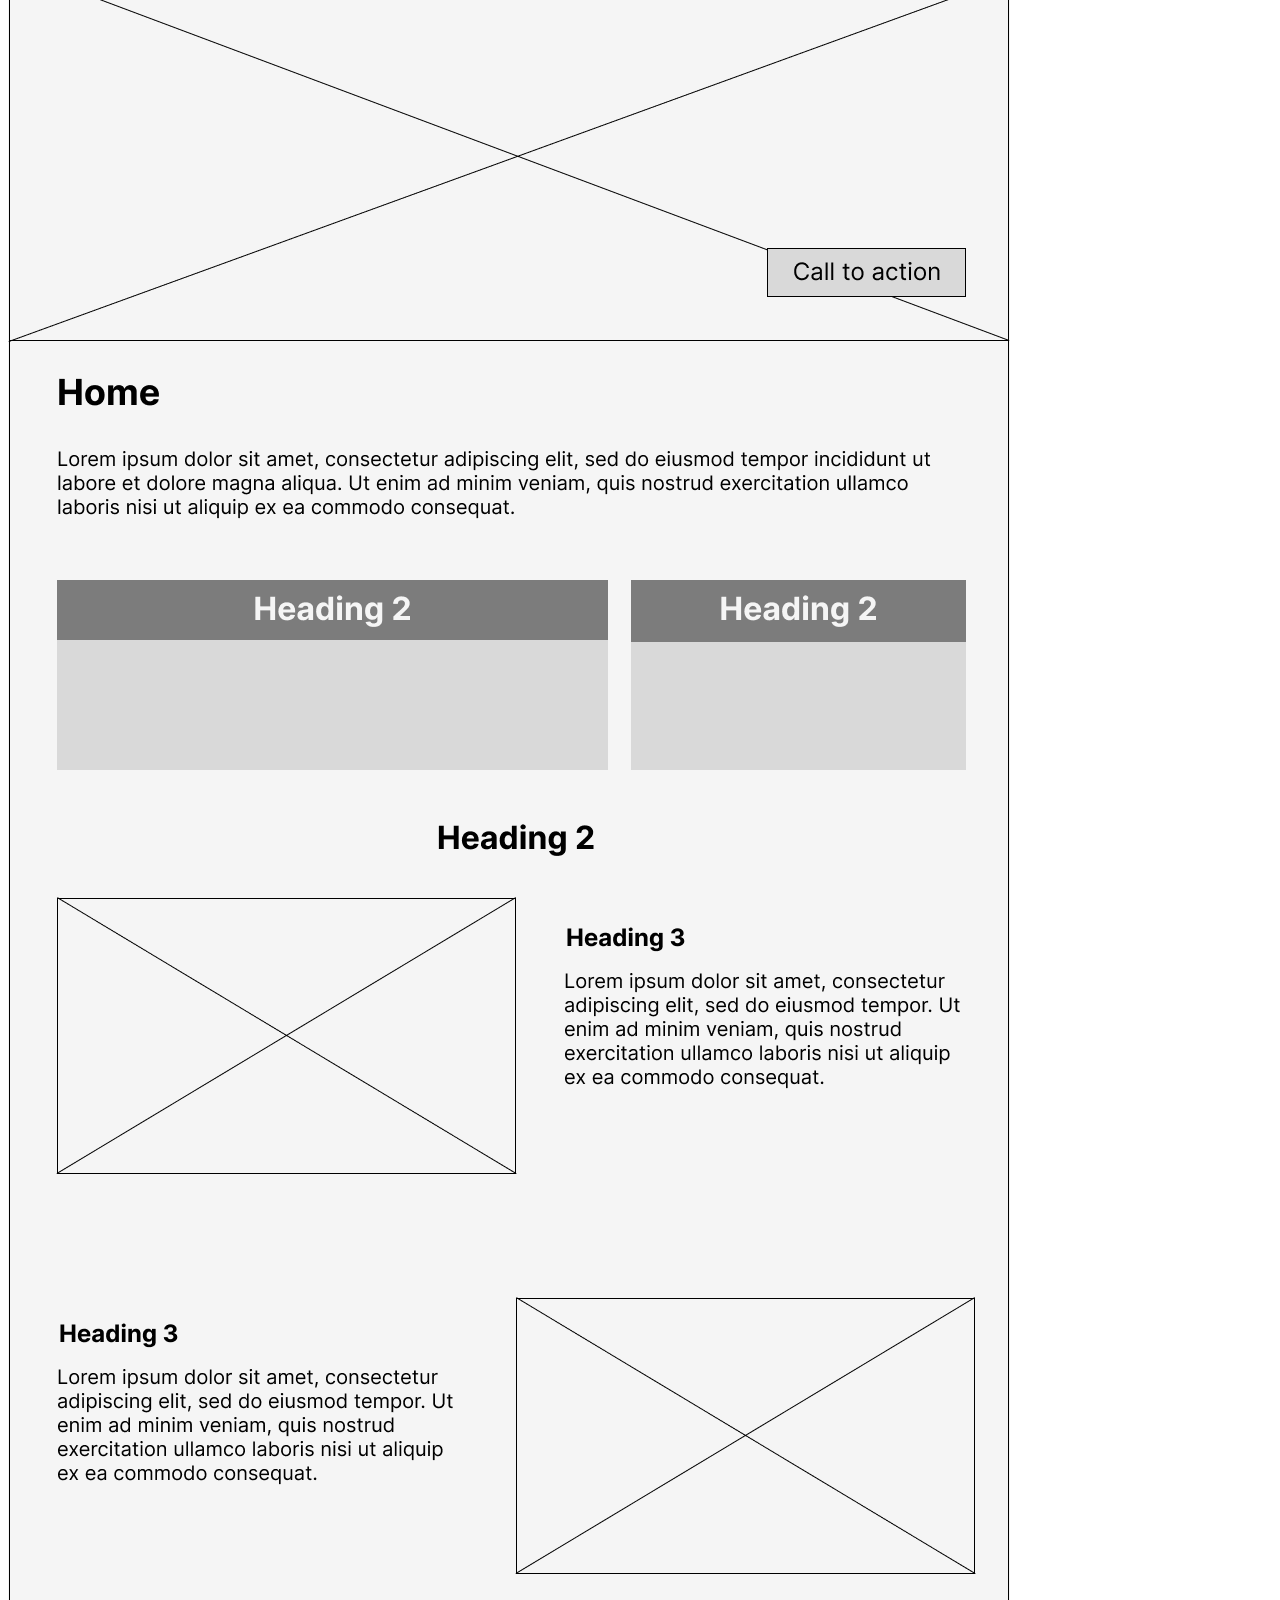
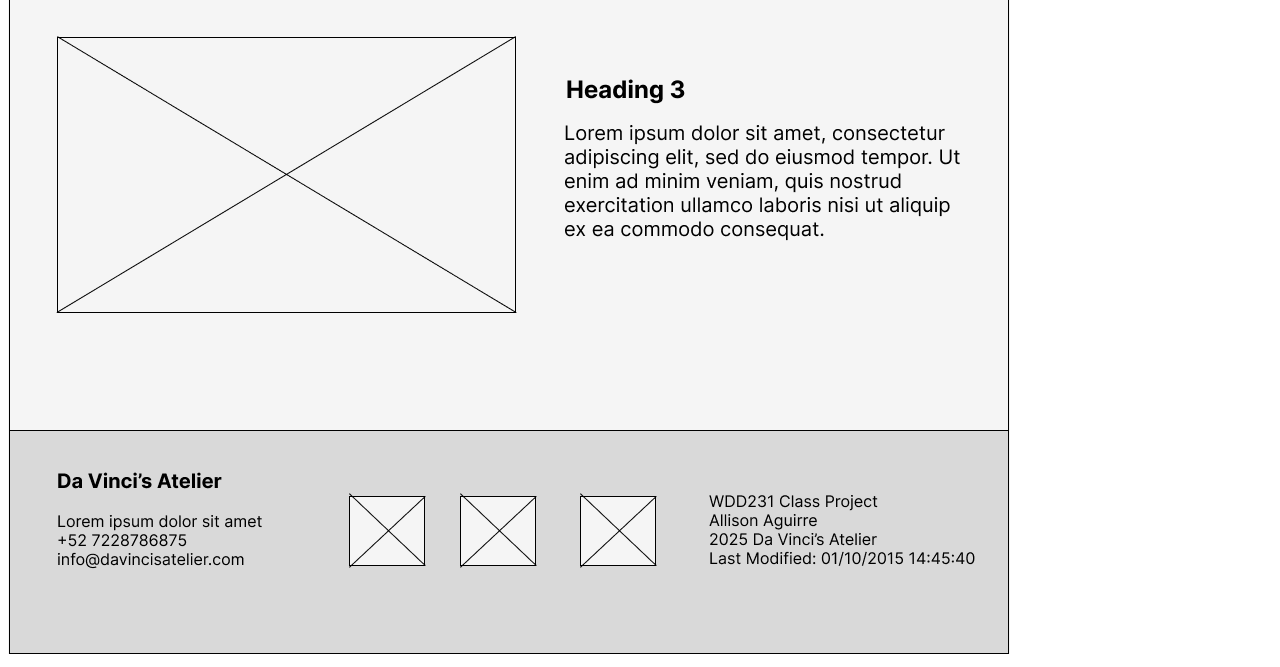
<file: project/siteplan.html>
<!DOCTYPE html>
<html lang="en">

<head>
    <meta charset="UTF-8">
    <meta name="viewport" content="width=device-width, initial-scale=1.0">
    <title>Site Plan</title>
    <meta name="author" content="Allison Aguirre">
    <meta name="description" content="WDD 231 – Web Development 1. Allison Aguirre Site Plan.">
    <link rel="stylesheet" href="styles/siteplan.css">
    <link rel="preconnect" href="https://fonts.googleapis.com">
    <link rel="preconnect" href="https://fonts.gstatic.com" crossorigin>
    <link href="https://fonts.googleapis.com/css2?family=Open+Sans:ital,wght@0,300..800;1,300..800&family=Raleway:ital,wght@0,100..900;1,100..900&display=swap" rel="stylesheet">
</head>

<body>
    <main>
        <h1>My Site Plan</h1>
        <h2>Site Name</h2>
        <h3>Da Vinci's Atelier</h3>
        <p>This name represents a school focused on teaching different art disciplines. 
        <p>Optional domain availability: da-vincis-atelier.org</p>

        <h2>Site Purpose</h2>
        <p>The site will provide general information about the art school,
            showcase photos of classes, and offer previews of selected courses with links for more details.</p>
        <p>It will also display the dates and times of events such as student artwork exhibitions and upcoming events for music classes, such as recitals and live performances.
            In addition, the site will feature a complete list of 15 courses and include a form
            where visitors can sign up for a class.</p>

        <h2>Scenarios</h2>
        <p>What classes are taught?</p>
        <p>How can I join a class and when are they held?</p>
        <p>Where and when can I attend the school's exhibitions and recitals?</p>

        <h2>Color Schema</h2>
        <p>#161a1d: navigation, footer</p>
        <p>#000814: headings</p>
        <p>#9a031e: accents</p>
        <p>#e36414: hover</p>

        <h2>Typography</h2>
        <p>Raleway: Headings</p>
        <p>Open sans: Body</p>

        <h2>Wireframes</h2>
        <img src="images/small-wireframe.png" alt="small wireframe">
        <img src="images/larger-wireframe.png" alt="large wireframe">
    </main>
</body>

</html>
</file>
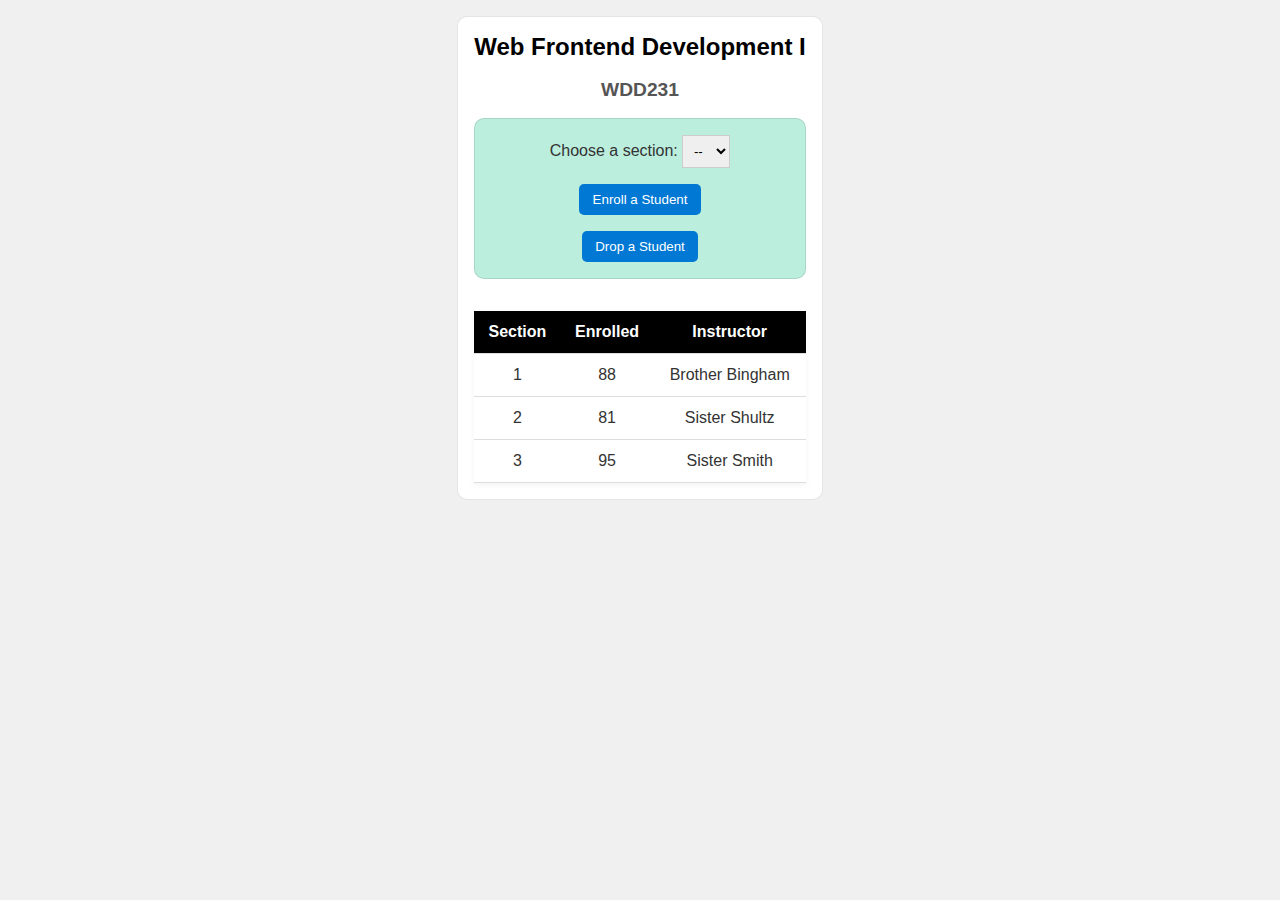
<file: week03/modules.html>
<!DOCTYPE html>
<html lang="en">

<head>
    <meta charset="UTF-8">
    <meta name="viewport" content="width=device-width, initial-scale=1.0">
    <title>Modules Example: Course and Sections</title>
    <link rel="stylesheet" href="styles/modules.css">
    <script type="module" src="scripts/modules.js"></script>
</head>

<body>
    <main>
        <h1 id="courseName"></h1>
        <h2 id="courseCode"></h2>

        <div id="enrollment">
            <label for="sectionNumber">Choose a section:</label>
            <select id="sectionNumber">
                <option value="0" disabled selected>--</option>
            </select>
            <button id="enrollStudent">Enroll a Student</button>
            <button id="dropStudent">Drop a Student</button>
        </div>

        <table>
            <thead>
                <tr>
                    <th>Section</th>
                    <th>Enrolled</th>
                    <th>Instructor</th>
                </tr>
            </thead>
            <tbody id="sections"></tbody>
        </table>
    </main>
</body>

</html>
</file>
<file: form/styles/small.css>
*{box-sizing: border-box;}
html {
  -webkit-text-size-adjust: 100%; 
  -ms-text-size-adjust: 100%;
}

h1 {
  color: #3D405B;
}

form {
    margin: 1rem 2%;
  
    label {
      display: block;
      font-size: .8rem;
      color: purple;
      padding-top: .2rem;
    }
    h3 {
      font-size: .9rem;
      color: #E07A5F;
      margin: 1.5rem 0 .2rem 0;
      border-bottom: 1px solid #eee;
    }
  
    input[type=text],
    input[type=tel],
    input[type=date],
    input[type=email],
    select {
      display: block;
      margin: .1rem 0 1rem 0 ;
      padding: .3rem;
      border: 1px solid #999;
      border-radius: 4px;
      border-left-width: 5px;
      border-left-color:#555;
      font-size: 1rem;
      color: #3D405B;
      width: 250px;
    }
  
    input:required {border-left-color: #d70000;}
    input:focus {border-left-color: black; outline:none;}
    input:required:valid{border-left-color: green;}
  
    input[type=submit] {
      border: none;
      text-align: center;
      background-color: #3D405B;
      color: white;
      border-radius: 1rem;
      padding: .75rem 1.5rem;
      margin: 2rem 0;
      font-size: 1.2rem;
      -webkit-appearance: none;
      appearance: none;
    }
  }
  input:-webkit-autofill{
    -webkit-text-fill-color: #3D405B;
  }
  
  #results {
    background-color: #F4F1DE;
    padding: 0 1rem;
    border: 1px solid #E07A5F;
    border-radius: 6px;
  }
</file>
<file: form/styles/large.css>
@media only screen and (min-width: 38rem) {


} /*end media query*/
</file>
<file: learning/styles/base.css>
* {
    margin: 0;
    padding: 0;
}

header {
    display: grid;
    grid-template-columns: 24px auto 44px;
    padding: 5px 0 5px 10px;
    align-items: end;
    border-bottom: solid 1px #ddd;
    column-gap: 8px;
}

header img {
    display: block;
    width: 100%;
    height: auto;
    padding-bottom: 5px;
}

header span {
    font-size: 1.2rem;
    color: darkblue;
}

.hamburger {
    background: none;
    border: none;
    color: darkblue;
    cursor: pointer;
}

.hamburger::before {
    content: "\2630";
    font-size: 2rem;
}

.hamburger.show::before {
    content: "\00D7";
}

.navigation {
    display: none;
    background-color: aquamarine;
}

.navigation.show {
    display: block;
}

.navigation ul {
    list-style: none;
}

.navigation ul li a {
    display: block;
    text-decoration: none;
    text-align: center;
    padding: .8rem 10px;
    color: black;
}

.navigation a:hover{
    background-color: aliceblue;
}

.navigation li.current {
    background-color: yellow;
}


h1 {
    text-align: center;
}

footer {
    background-color: #eee;
    padding: 1rem 10px;
    text-align: center;
}

.social {
    display: flex;
    column-gap: 8px;
    justify-content: center;
    
}

.social a {
    display: flex;
    width: 44px;
    height: 44px;
    justify-content: center;
    align-items: center;
}

.social img {
    width: 22px;
    height: 22px;
}

.social a:hover {
    background-color: #ddd;
}
</file>
<file: learning/styles/larger.css>
@media only screen and (min-width: 38rem) {

header, main, nav, footer {
    max-width: 900px;
    margin: 0 auto;
}    

header {
    grid-template-columns: 24px auto;
}

.hamburger {
    display: none;
}   

.navigation {
    display: block;
}

.navigation ul {
    display: flex;
}

.navigation ul li {
    flex: 1 1 100%;
}
}
</file>
<file: styles/prophets.css>
* {
    padding: 0;
    margin: 0;
}

h1 {
    text-align: center;
    margin: 1rem;
}

#cards {
    display: grid;
    grid-template-columns: repeat(auto-fit, minmax(400px, 1fr));
    gap: 2rem;
    padding: 1rem;
}

.card {
    background-color: aliceblue;
    text-align: center;
    padding: 1rem;
    border: solid 1px #ddd;
}

.card p {
    margin: 10px;
}
</file>
<file: chamber/styles/home.css>
* {
    margin: 0;
    padding: 0;
}


h1 {
    margin: 1rem;
    font-family: 'Montserrat', sans-serif;
}

body {
    font-family: 'Roboto', sans-serif;
}

.top-section {
    display: flex;
    align-items: center;
    justify-content: space-between;
    background-color: #14213D;
    padding: 0.5rem 1rem;
    color: #fff;
}

.branding {
    display: flex;
    align-items: center;
    gap: .5rem;
}

.branding img {
    width: 24px;
    height: auto;
}

.navigation ul li a {
    text-decoration: none;
    color: #fff;
}

.hamburger {
    background: none;
    border: none;
    color: #fff;
    cursor: pointer;
}

.hamburger::before {
    content: "\2630";
    font-size: 2rem;
}

.hamburger.show::before {
    content: "\00D7";
}

.navigation {
    display: none;
}

.navigation.show {
    display: block;
}

.navigation li a:hover {
    text-decoration: underline;
}

.navigation li.current {
    text-decoration: underline;
}

picture img {
    width: 100%;
    height: auto;
}

.hero {
    position: relative;
 }

.join {
    position: absolute;
    z-index: 10;
    bottom: 2%;
    right: 2%;
    background-color: rgb(155, 8, 8);
    border-radius: 8px;
    padding: 1rem;
}

.join a {
    text-decoration: none;
    color: #fff;
}


/* mobile */
@media (max-width: 768px) {
    .top-section {
        flex-wrap: wrap;
    }

    .navigation {
        width: 100%;
    }


    .navigation ul {
        flex-direction: column;
        gap: 0;
    }

    .navigation ul li {
        text-align: center;
        list-style: none;
        padding: .5rem;
    }
}

/* Events and weather section*/
.container-1 {
    display: grid;
    grid-template-columns: 1fr;
    gap: 1rem;
    margin: 1rem;
}

.container-1 section {
    background-color: #eee;
    border: solid 1px #ddd;
}

.title-bg {
    text-align: center;
    background-color: #14213D;
    color: #fff;
    padding: 0.5rem;
}

.info-container, .weather {
    padding: 1rem;
}

.weather {
    display: flex;
    justify-content: space-around;
}

/*Spotlights Section */

#spotlights {
    display: grid;
    grid-template-columns: 1fr;
    gap: 1rem;
    margin: 1rem;
}

.card {
    background-color: #eee;
    text-align: center;
    padding: 1rem;
    border: solid 1px #ddd;
}

.card-content {
    display: flex;
    gap: 1rem;
    padding-top: 1rem;
}

.info {
    text-align: left;
}

.card img {
    width: 100px;
    height: auto;
    object-fit: contain;
}

/*Footer*/
footer {
    display: flex;
    flex-direction: column;
    background-color: #14213D;
    text-align: left;
    padding: 1rem 10px;
    color: #fff;
}

.social {
    display: flex;
    justify-content: center;
    gap: 8px;
}

.social a {
    display: flex;
    width: 54px;
    height: 54px;
    justify-content: center;
    align-items: center;
}

.social img {
    width: 22px;
    height: 22px;
}

.social a:hover {
    background-color: #ddd;
}
</file>
<file: chamber/styles/home-larger.css>
@media only screen and (min-width: 38rem) {
    .navigation ul {
        display: flex;
        gap: 1rem;
        list-style: none;
        margin: 0;
        padding: 0;
    }

    .navigation {
        display: block;
    }

    .hamburger {
        display: none;
    }

    .container-1 {
        grid-template-columns: repeat(auto-fit, minmax(350px, 1fr));
    }

    #spotlights {
        grid-template-columns: repeat(auto-fit, minmax(350px, 1fr));
    }
    
    footer {
        flex-direction: row;
        justify-content: space-around;
        align-items: center;
    }

}
</file>
<file: chamber/styles/discover.css>
* {
    margin: 0;
    padding: 0;
}


h1 {
    margin: 1rem;
    font-family: 'Montserrat', sans-serif;
}

body {
    font-family: 'Roboto', sans-serif;
}

header {
    display: flex;
    align-items: center;
    justify-content: space-between;
    background-color: #14213D;
    padding: 0.5rem 1rem;
    color: #fff;
}

.branding {
    display: flex;
    align-items: center;
    gap: .5rem;
}

.branding img {
    width: 24px;
    height: auto;
}

.navigation ul li a {
    text-decoration: none;
    color: #fff;
}

.hamburger {
    background: none;
    border: none;
    color: #fff;
    cursor: pointer;
}

.hamburger::before {
    content: "\2630";
    font-size: 2rem;
}

.hamburger.show::before {
    content: "\00D7";
}

.navigation {
    display: none;
}

.navigation.show {
    display: block;
}

.navigation li a:hover {
    text-decoration: underline;
}

.navigation li.current {
    text-decoration: underline;
}



/* mobile */
@media (max-width: 768px) {
    header {
        flex-wrap: wrap;
    }

    .navigation {
        width: 100%;
    }


    .navigation ul {
        flex-direction: column;
        gap: 0;
    }

    .navigation ul li {
        text-align: center;
        list-style: none;
        padding: .5rem;
    }
}

/*Footer*/
footer {
    display: flex;
    flex-direction: column;
    background-color: #14213D;
    text-align: left;
    padding: 1rem 10px;
    color: #fff;
}

.social {
    display: flex;
    justify-content: center;
    gap: 8px;
}

.social a {
    display: flex;
    width: 54px;
    height: 54px;
    justify-content: center;
    align-items: center;
}

.social img {
    width: 22px;
    height: 22px;
}

.social a:hover {
    background-color: #ddd;
}

/* Areas Cards*/

#areasCards section {
    margin: 1rem;
    border: solid 1px #ddd;
    border-radius: 5px;
    background-color: aliceblue;
    padding: 1rem;
    overflow: hidden;

    display: grid;
    grid-template-areas: 
    "name"
    "image"
    "description"
    "address"
    "button";
    gap: 1rem;
    
}

#areasCards section h2 {
    margin: 1rem 10px;
    grid-area: name;
    
}

#areasCards section img {
    width: 100%;
    grid-area: image;
}

#areasCards section p {
    grid-area: description;
}

#areasCards section address {
    grid-area: address;
}

#areasCards button {
    grid-area: button;
    padding: .75rem;
    background-color: rgb(155, 8, 8);
    color: #fff;
    border: none;
}

#visitor-message {
    text-align: center;
    border: solid 1px #ddd;
    background-color: aliceblue;
    padding: 1rem;
}
</file>
<file: chamber/styles/discover-medium.css>
@media only screen and (min-width: 38rem) {
.navigation ul {
        display: flex;
        gap: 1rem;
        list-style: none;
        margin: 0;
        padding: 0;
    }

    .navigation {
        display: block;
    }

    .hamburger {
        display: none;
    }

    footer {
        flex-direction: row;
        justify-content: space-around;
        align-items: center;
    }

#areasCards section {

    display: grid;
    grid-template-areas: 
    "image name"
    "image description"
    "image address"
    "image button";
    
}

#areasCards section img {
    width: 300px;
}

.opac:hover {
    opacity: .5;
}

}
</file>
<file: chamber/styles/discover-larger.css>
@media only screen and (min-width: 64rem) {

    #areasCards {
        display: grid;
        grid-template-columns: 1fr 1fr;
}

}
</file>
<file: chamber/styles/join.css>
* {
    margin: 0;
    padding: 0;
}


h1, h2 {
    margin: 1rem;
    font-family: 'Montserrat', sans-serif;
    text-align: center;
}

body {
    font-family: 'Roboto', sans-serif;
}

header {
    display: flex;
    align-items: center;
    justify-content: space-between;
    background-color: #14213D;
    padding: 0.5rem 1rem;
    color: #fff;
}

.branding {
    display: flex;
    align-items: center;
    gap: .5rem;
}

.branding img {
    width: 24px;
    height: auto;
}

.navigation ul li a {
    text-decoration: none;
    color: #fff;
}

.hamburger {
    background: none;
    border: none;
    color: #fff;
    cursor: pointer;
}

.hamburger::before {
    content: "\2630";
    font-size: 2rem;
}

.hamburger.show::before {
    content: "\00D7";
}

.navigation {
    display: none;
}

.navigation.show {
    display: block;
}

.navigation li a:hover {
    text-decoration: underline;
}

.navigation li.current {
    text-decoration: underline;
}



/* mobile */
@media (max-width: 768px) {
    header {
        flex-wrap: wrap;
    }

    .navigation {
        width: 100%;
    }


    .navigation ul {
        flex-direction: column;
        gap: 0;
    }

    .navigation ul li {
        text-align: center;
        list-style: none;
        padding: .5rem;
    }
}

/*Footer*/
footer {
    display: flex;
    flex-direction: column;
    background-color: #14213D;
    text-align: left;
    padding: 1rem 10px;
    color: #fff;
}

.social {
    display: flex;
    justify-content: center;
    gap: 8px;
}

.social a {
    display: flex;
    width: 54px;
    height: 54px;
    justify-content: center;
    align-items: center;
}

.social img {
    width: 22px;
    height: 22px;
}

.social a:hover {
    background-color: #ddd;
}

/* Form */

.app-form {
    background-color: #fff;
    padding: 1rem;
    max-width: 600px;
    text-align: left;
}

.app-form h3 {
    margin: 1rem 0;
}

.app-form fieldset {
    margin: 1rem 0;
    padding: 1rem 2%;
}

.app-form input[type="text"],
.app-form input[type="tel"],
.app-form input[type="email"],
.app-form label,
textarea {
    display: block;
    padding-top: 1rem;
    width: 100%;
}

.app-form input[type="radio"] {
    margin-right: 6px;
}

.app-form button {
    background-color: rgb(155, 8, 8);
    color: #fff;
    padding: .75rem;
    border: none;
    margin: 1rem 0;
    width: 100%;
}

/* Membership leves */
.mb-container {
    display: grid;
    grid-template-columns: 1fr;
    gap: 1rem;
}

.card-container {
    display: flex;
    flex-direction: column;
    gap: 1rem;
    text-align: center;
    margin: 1rem;
}

.card-container div {
    background-color: #eee;
    padding: 1rem;
    border: solid 1px #ddd;
    border-radius: 5px;
    animation: fadeIn 1.5s ease-in-out;
}

.card-container div button {
    background-color: rgb(155, 8, 8);
    color: #fff;
    padding: .50rem;
    border: none;
    margin-top: 1rem;
}

@keyframes fadeIn {
    0%{
        opacity: 0;
    }
    100% {
        opacity: 1;
    }
}
/* Modals */
dialog {
    margin: 0 auto;
    width: 320px;
    height: 220px;
    background-color: #eee;
    border: solid 1px #ddd;
    box-shadow: 0 0 10px rgb(0 0 0 / 50%);
    padding: 2rem;
    text-align: center;
}

dialog ul {
    text-align: left;
    padding: 1rem;
}

::backdrop {
    background-color: rgb(0 0 0 / 50%);
}

dialog button {
    position: absolute;
    top: 23px;
    right: 23px;
    padding: .75rem;
    border: none;
    
}

/* animation*/
@keyframes spin {
    100% {
        transform: rotate(360deg);
    }
}

/* Thanks Page*/
#results {
    background-color: #F4F1DE;
    padding: 1rem;
    border: 1px solid #E07A5F;
    border-radius: 6px;
}
</file>
<file: chamber/styles/join-larger.css>
@media only screen and (min-width: 38rem) {
    .navigation ul {
        display: flex;
        gap: 1rem;
        list-style: none;
        margin: 0;
        padding: 0;
    }

    .navigation {
        display: block;
    }

    .hamburger {
        display: none;
    }

    footer {
        flex-direction: row;
        justify-content: space-around;
        align-items: center;
    }

    .mb-container {
        grid-template-columns: 1fr 1fr;
    }

}
</file>
<file: project/styles/siteplan.css>
h1, h2, h3 {
    font-family: "Raleway", sans-serif;
    color: #000814;
}

body {
    font-family: "Open sans", sans-serif;
}
</file>
<file: week03/styles/modules.css>
* {
    margin: 0;
    padding: 0;
    box-sizing: border-box;
}

body {
    font-family: Arial, sans-serif;
    background-color: #f0f0f0;
}

main {
    padding: 1rem;
    background-color: #fff;
    color: #333;
    width: fit-content;
    margin: 1rem auto;
    border: 1px solid rgb(0 0 0 / 10%);
    border-radius: 10px;
}

h1 {
    font-size: 1.5rem;
    color: #000;
}

h2 {
    font-size: 1.2rem;
    color: #555;
}

h1,
h2 {
    text-align: center;
    ;
    margin-bottom: 1.1rem;
}

form p {
    margin: .5rem;
    font-weight: bold;
}

#enrollment {
    padding: 1rem 1rem 0 1rem;
    border: 1px solid rgb(0 0 0 / 10%);
    border-radius: 10px;
    background-color: #bed;
    text-align: center;
}

select {
    padding: 0.5em;
    border: 1px solid #ccc;
    width: 3rem;
}

button {
    display: block;
    margin: 1rem auto;
    padding: 0.6em 1em;
    border: none;
    border-radius: 5px;
    background-color: #0078d4;
    color: white;
    cursor: pointer;
}

button:hover {
    background-color: #005fa3;
}

table {
    margin-top: 2rem;
    width: 100%;
    border-collapse: collapse;
    background-color: white;
    box-shadow: 0 2px 6px rgb(0 0 0 / 5%);
}

th,
td {
    padding: 0.75rem;
    text-align: center;
    border-bottom: 1px solid #ddd;
}

th {
    background-color: #000;
    color: white;
    font-weight: bold;
}

tr:hover {
    background-color: #bbb;
}
</file>
